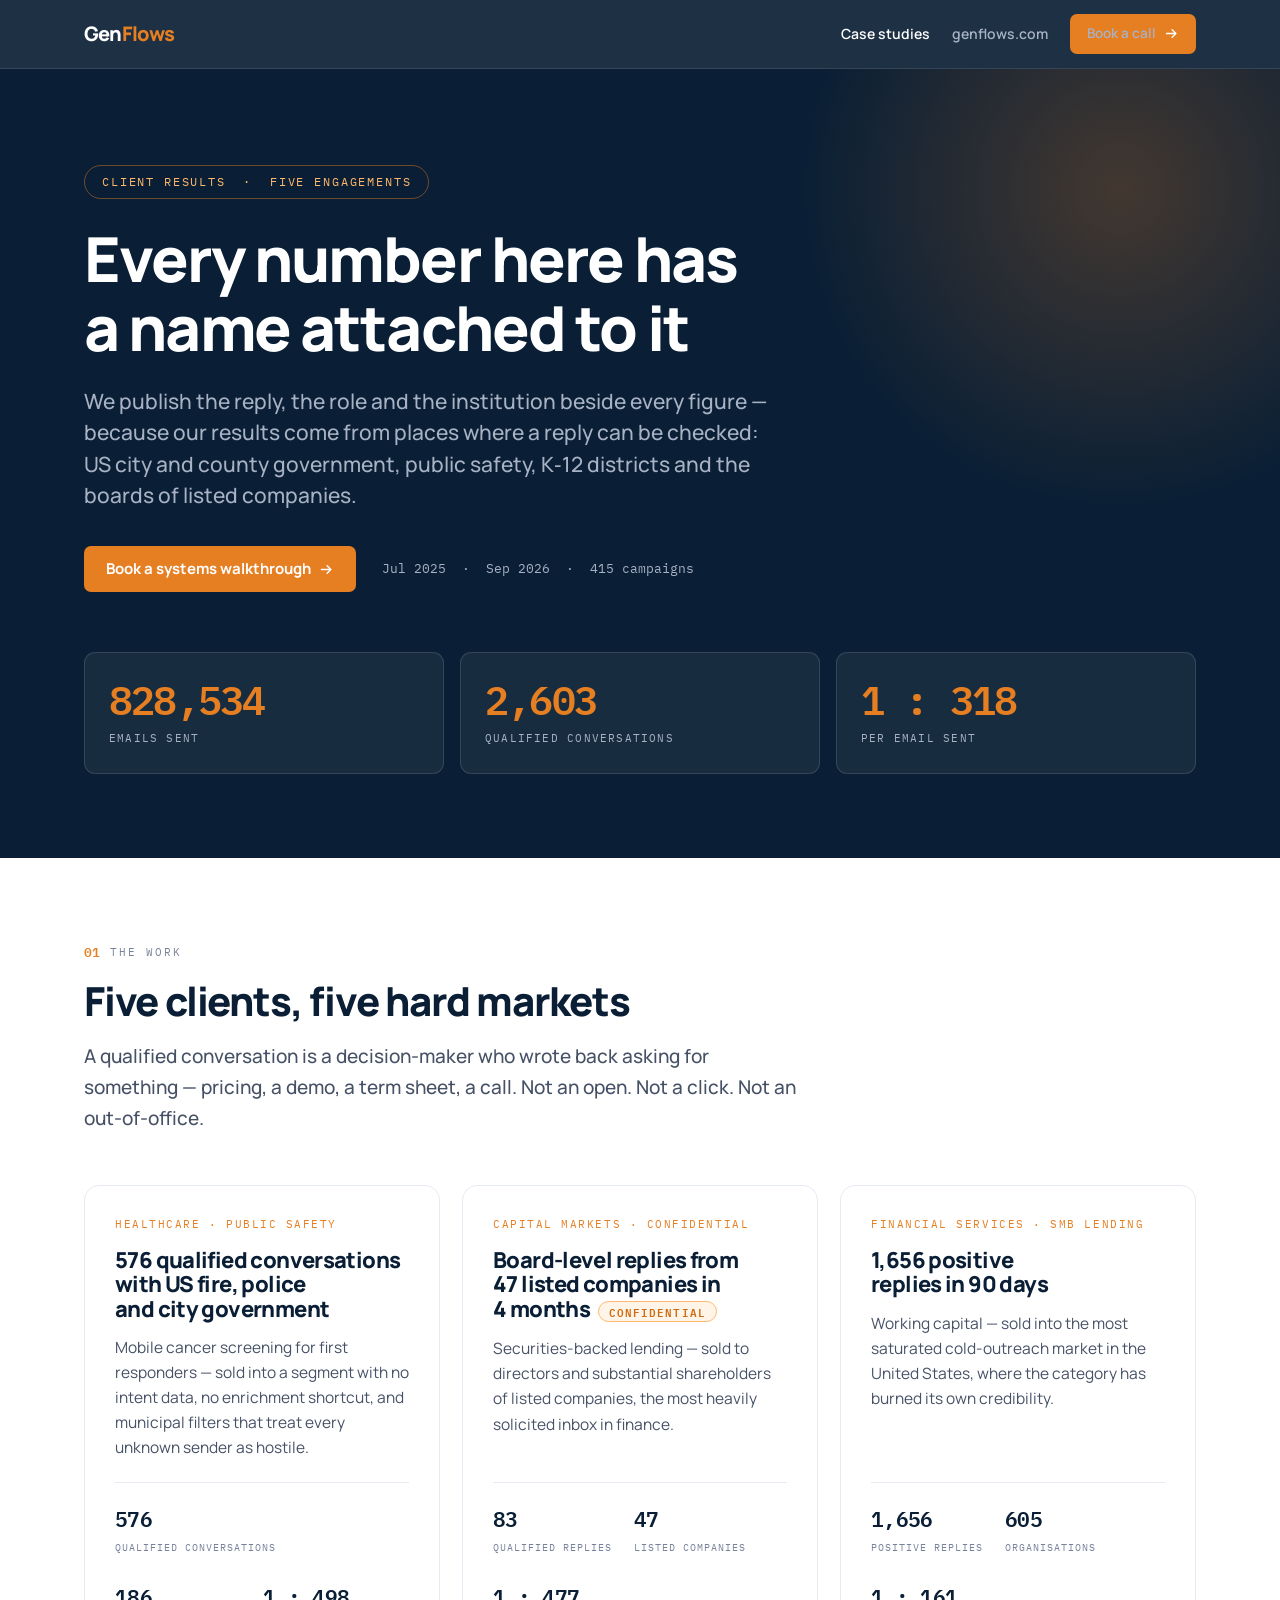
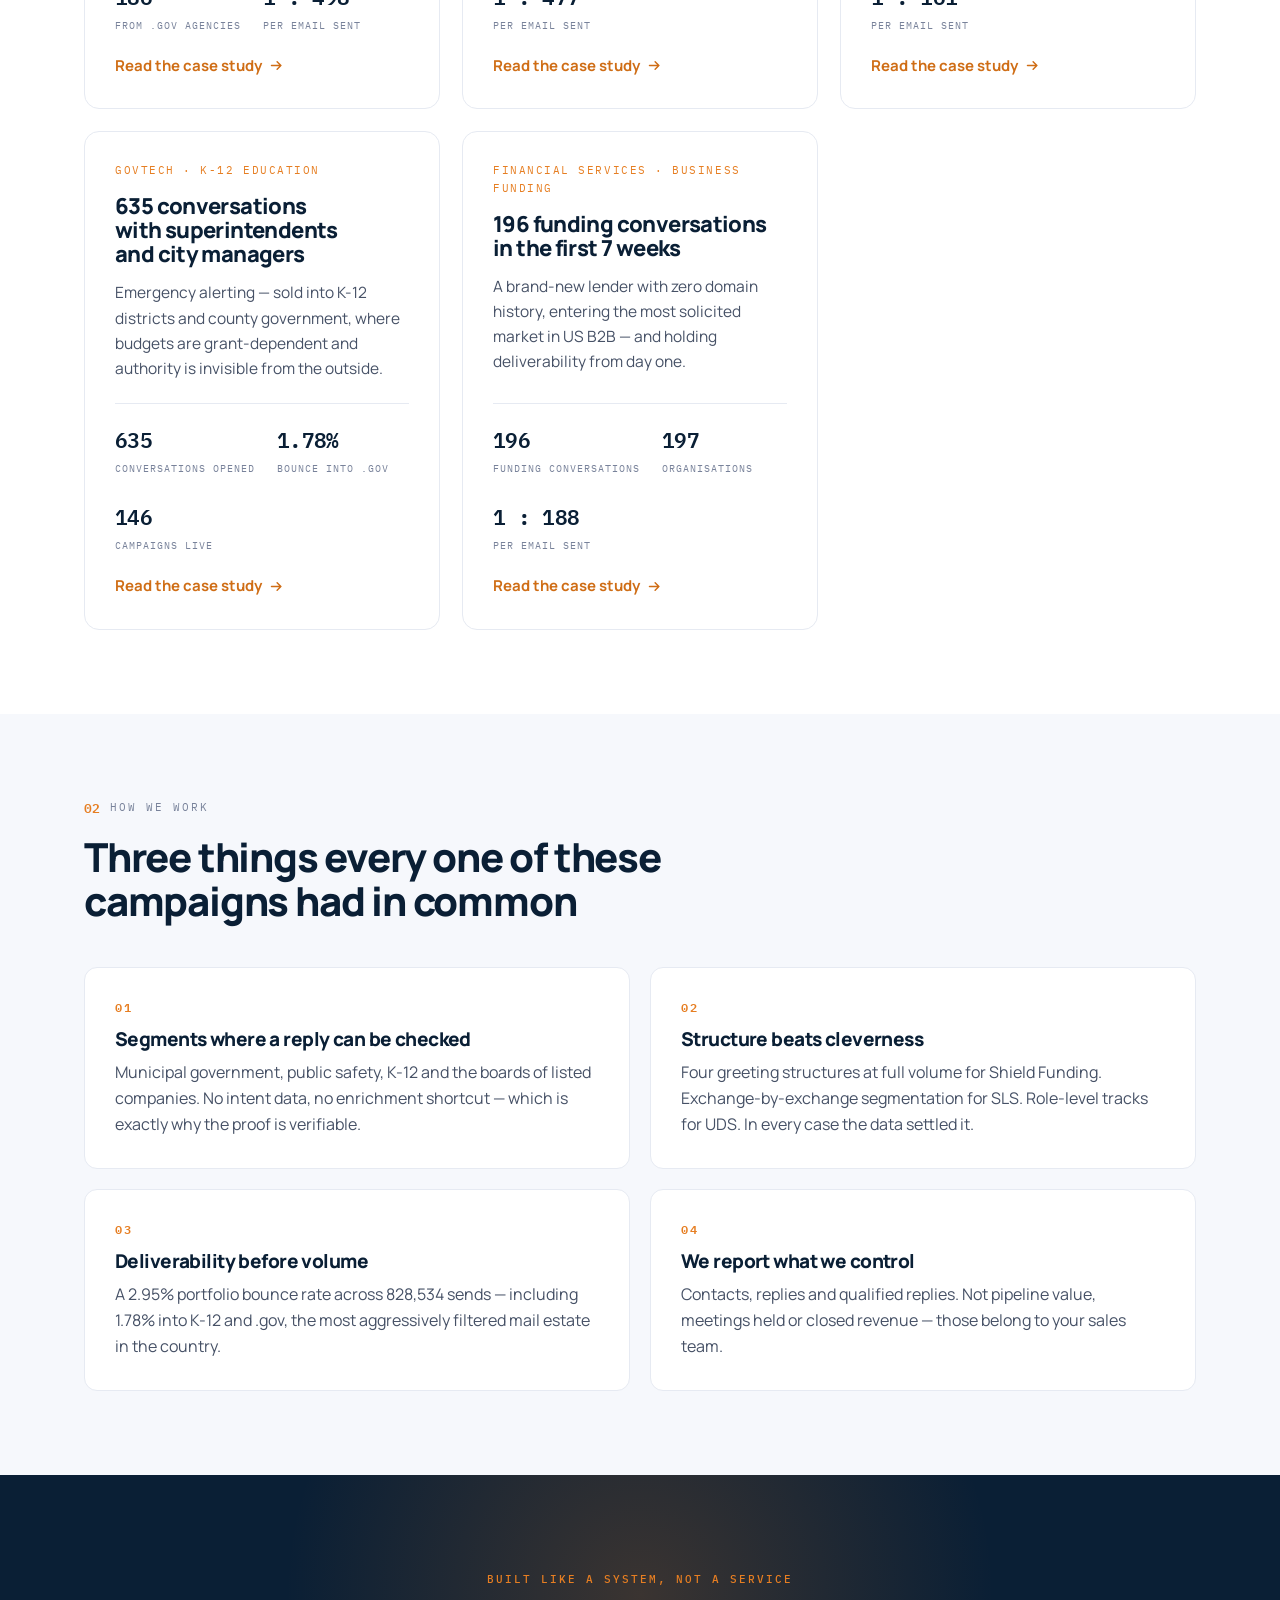
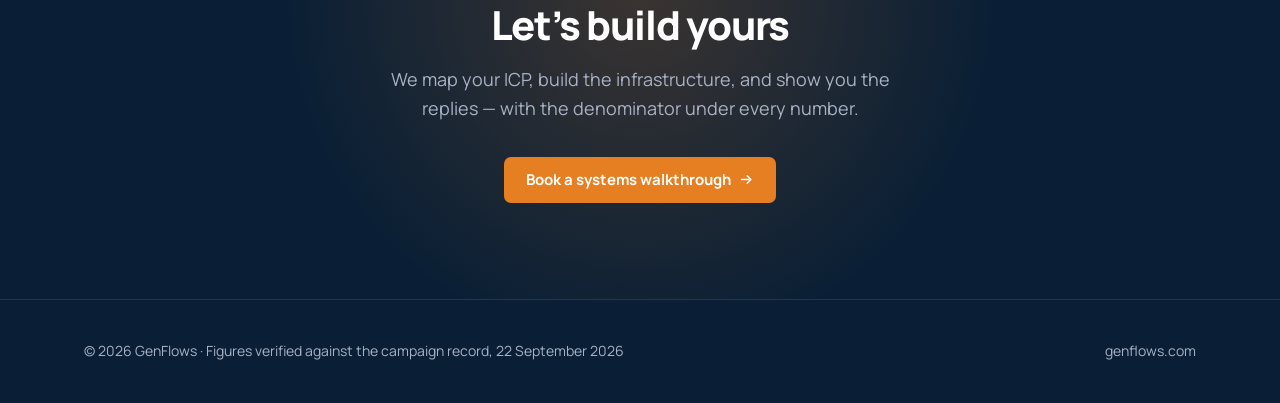
<file: index.html>
<!doctype html>
<html lang="en">
<head>
<meta charset="utf-8">
<meta name="viewport" content="width=device-width,initial-scale=1">
<title>GenFlows — Client Case Studies</title>
<meta name="description" content="828,534 emails. 382,252 decision-makers. 2,603 qualified conversations. Every figure read straight from the campaign record.">
<link rel="stylesheet" href="assets/style.css">
</head>
<body>
<header class="site">
  <div class="in">
    <a class="mark" href="index.html">Gen<i>Flows</i></a>
    <nav class="links">
      <a href="index.html" aria-current="page">Case studies</a>
      <a class="hide-sm" href="https://genflows.com" target="_blank" rel="noopener">genflows.com</a>
      <a class="btn sm" href="https://calendly.com/genflows/discovery-call-genflows-agency" target="_blank" rel="noopener">Book a call<svg viewBox="0 0 24 24" width="15" height="15" aria-hidden="true"><path d="M4 12h15M13 6l6 6-6 6" fill="none" stroke="#fff" stroke-width="2.4" stroke-linecap="round" stroke-linejoin="round"/></svg></a>
    </nav>
  </div>
</header>

<div class="hero">
  <div class="wrap">
    <span class="chip">Client Results &nbsp;·&nbsp; Five engagements</span>
    <h1>Every number here has a name attached to it</h1>
    <p class="sub">We publish the reply, the role and the institution beside every figure &mdash; because our results come from places where a reply can be checked: US city and county government, public safety, K&#8209;12 districts and the boards of listed companies.</p>
    <div class="cta-row"><a class="btn" href="https://calendly.com/genflows/discovery-call-genflows-agency" target="_blank" rel="noopener">Book a systems walkthrough<svg viewBox="0 0 24 24" width="15" height="15" aria-hidden="true"><path d="M4 12h15M13 6l6 6-6 6" fill="none" stroke="#fff" stroke-width="2.4" stroke-linecap="round" stroke-linejoin="round"/></svg></a><span class="note">Jul 2025 &nbsp;·&nbsp; Sep 2026 &nbsp;·&nbsp; 415 campaigns</span></div>
    <div class="stats">
      <div class="s"><div class="n">828,534</div><span class="l">Emails sent</span></div>
      <div class="s"><div class="n">2,603</div><span class="l">Qualified conversations</span></div>
      <div class="s"><div class="n">1 : 318</div><span class="l">Per email sent</span></div>
    </div>
  </div>
</div>

<section>
  <div class="wrap">
    <div class="eyebrow"><span class="n">01</span><span class="t">The work</span></div>
    <h2>Five clients, five hard markets</h2>
    <p class="lead">A qualified conversation is a decision-maker who wrote back asking for something &mdash; pricing, a demo, a term sheet, a call. Not an open. Not a click. Not an out-of-office.</p>
    <div class="cards">
      <a class="card" href="uds.html">
        <span class="sect">Healthcare · Public Safety</span>
        <h3>576 qualified conversations with US fire, police and city government</h3>
        <p>Mobile cancer screening for first responders — sold into a segment with no intent data, no enrichment shortcut, and municipal filters that treat every unknown sender as hostile.</p>
        <div class="nums">
          <div><span class="n">576</span><span class="l">Qualified conversations</span></div>
          <div><span class="n">186</span><span class="l">From .gov agencies</span></div>
          <div><span class="n">1 : 498</span><span class="l">Per email sent</span></div>
        </div>
        <span class="go">Read the case study <svg viewBox="0 0 24 24" width="15" height="15" aria-hidden="true"><path d="M4 12h15M13 6l6 6-6 6" fill="none" stroke="currentColor" stroke-width="2.4" stroke-linecap="round" stroke-linejoin="round"/></svg></span>
      </a>
      <a class="card" href="sls.html">
        <span class="sect">Capital Markets · Confidential</span>
        <h3>Board-level replies from 47 listed companies in 4 months<span class="pill">Confidential</span></h3>
        <p>Securities-backed lending — sold to directors and substantial shareholders of listed companies, the most heavily solicited inbox in finance.</p>
        <div class="nums">
          <div><span class="n">83</span><span class="l">Qualified replies</span></div>
          <div><span class="n">47</span><span class="l">Listed companies</span></div>
          <div><span class="n">1 : 477</span><span class="l">Per email sent</span></div>
        </div>
        <span class="go">Read the case study <svg viewBox="0 0 24 24" width="15" height="15" aria-hidden="true"><path d="M4 12h15M13 6l6 6-6 6" fill="none" stroke="currentColor" stroke-width="2.4" stroke-linecap="round" stroke-linejoin="round"/></svg></span>
      </a>
      <a class="card" href="shield.html">
        <span class="sect">Financial Services · SMB Lending</span>
        <h3>1,656 positive replies in 90 days</h3>
        <p>Working capital — sold into the most saturated cold-outreach market in the United States, where the category has burned its own credibility.</p>
        <div class="nums">
          <div><span class="n">1,656</span><span class="l">Positive replies</span></div>
          <div><span class="n">605</span><span class="l">Organisations</span></div>
          <div><span class="n">1 : 161</span><span class="l">Per email sent</span></div>
        </div>
        <span class="go">Read the case study <svg viewBox="0 0 24 24" width="15" height="15" aria-hidden="true"><path d="M4 12h15M13 6l6 6-6 6" fill="none" stroke="currentColor" stroke-width="2.4" stroke-linecap="round" stroke-linejoin="round"/></svg></span>
      </a>
      <a class="card" href="emergent3.html">
        <span class="sect">GovTech · K-12 Education</span>
        <h3>635 conversations with superintendents and city managers</h3>
        <p>Emergency alerting — sold into K-12 districts and county government, where budgets are grant-dependent and authority is invisible from the outside.</p>
        <div class="nums">
          <div><span class="n">635</span><span class="l">Conversations opened</span></div>
          <div><span class="n">1.78%</span><span class="l">Bounce into .gov</span></div>
          <div><span class="n">146</span><span class="l">Campaigns live</span></div>
        </div>
        <span class="go">Read the case study <svg viewBox="0 0 24 24" width="15" height="15" aria-hidden="true"><path d="M4 12h15M13 6l6 6-6 6" fill="none" stroke="currentColor" stroke-width="2.4" stroke-linecap="round" stroke-linejoin="round"/></svg></span>
      </a>
      <a class="card" href="captain-capital.html">
        <span class="sect">Financial Services · Business Funding</span>
        <h3>196 funding conversations in the first 7 weeks</h3>
        <p>A brand-new lender with zero domain history, entering the most solicited market in US B2B — and holding deliverability from day one.</p>
        <div class="nums">
          <div><span class="n">196</span><span class="l">Funding conversations</span></div>
          <div><span class="n">197</span><span class="l">Organisations</span></div>
          <div><span class="n">1 : 188</span><span class="l">Per email sent</span></div>
        </div>
        <span class="go">Read the case study <svg viewBox="0 0 24 24" width="15" height="15" aria-hidden="true"><path d="M4 12h15M13 6l6 6-6 6" fill="none" stroke="currentColor" stroke-width="2.4" stroke-linecap="round" stroke-linejoin="round"/></svg></span>
      </a>
    </div>
  </div>
</section>

<section class="paper">
  <div class="wrap">
    <div class="eyebrow"><span class="n">02</span><span class="t">How we work</span></div>
    <h2>Three things every one of these campaigns had in common</h2>
    <div class="steps">
      <div class="step"><div class="k">01</div><h4>Segments where a reply can be checked</h4><p>Municipal government, public safety, K-12 and the boards of listed companies. No intent data, no enrichment shortcut &mdash; which is exactly why the proof is verifiable.</p></div>
      <div class="step"><div class="k">02</div><h4>Structure beats cleverness</h4><p>Four greeting structures at full volume for Shield Funding. Exchange-by-exchange segmentation for SLS. Role-level tracks for UDS. In every case the data settled it.</p></div>
      <div class="step"><div class="k">03</div><h4>Deliverability before volume</h4><p>A 2.95% portfolio bounce rate across 828,534 sends &mdash; including 1.78% into K-12 and .gov, the most aggressively filtered mail estate in the country.</p></div>
      <div class="step"><div class="k">04</div><h4>We report what we control</h4><p>Contacts, replies and qualified replies. Not pipeline value, meetings held or closed revenue &mdash; those belong to your sales team.</p></div>
    </div>
  </div>
</section>

<section class="cta">
  <div class="wrap">
    <div class="lab">Built like a system, not a service</div>
    <h2>Let&rsquo;s build yours</h2>
    <p>We map your ICP, build the infrastructure, and show you the replies &mdash; with the denominator under every number.</p>
    <a class="btn" href="https://calendly.com/genflows/discovery-call-genflows-agency" target="_blank" rel="noopener">Book a systems walkthrough<svg viewBox="0 0 24 24" width="15" height="15" aria-hidden="true"><path d="M4 12h15M13 6l6 6-6 6" fill="none" stroke="#fff" stroke-width="2.4" stroke-linecap="round" stroke-linejoin="round"/></svg></a>
  </div>
</section>
<footer class="site">
  <div class="in">
    <span>&copy; 2026 GenFlows &middot; Figures verified against the campaign record, 22 September 2026</span>
    <span><a href="https://genflows.com" target="_blank" rel="noopener">genflows.com</a></span>
  </div>
</footer>
</body>
</html>
</file>
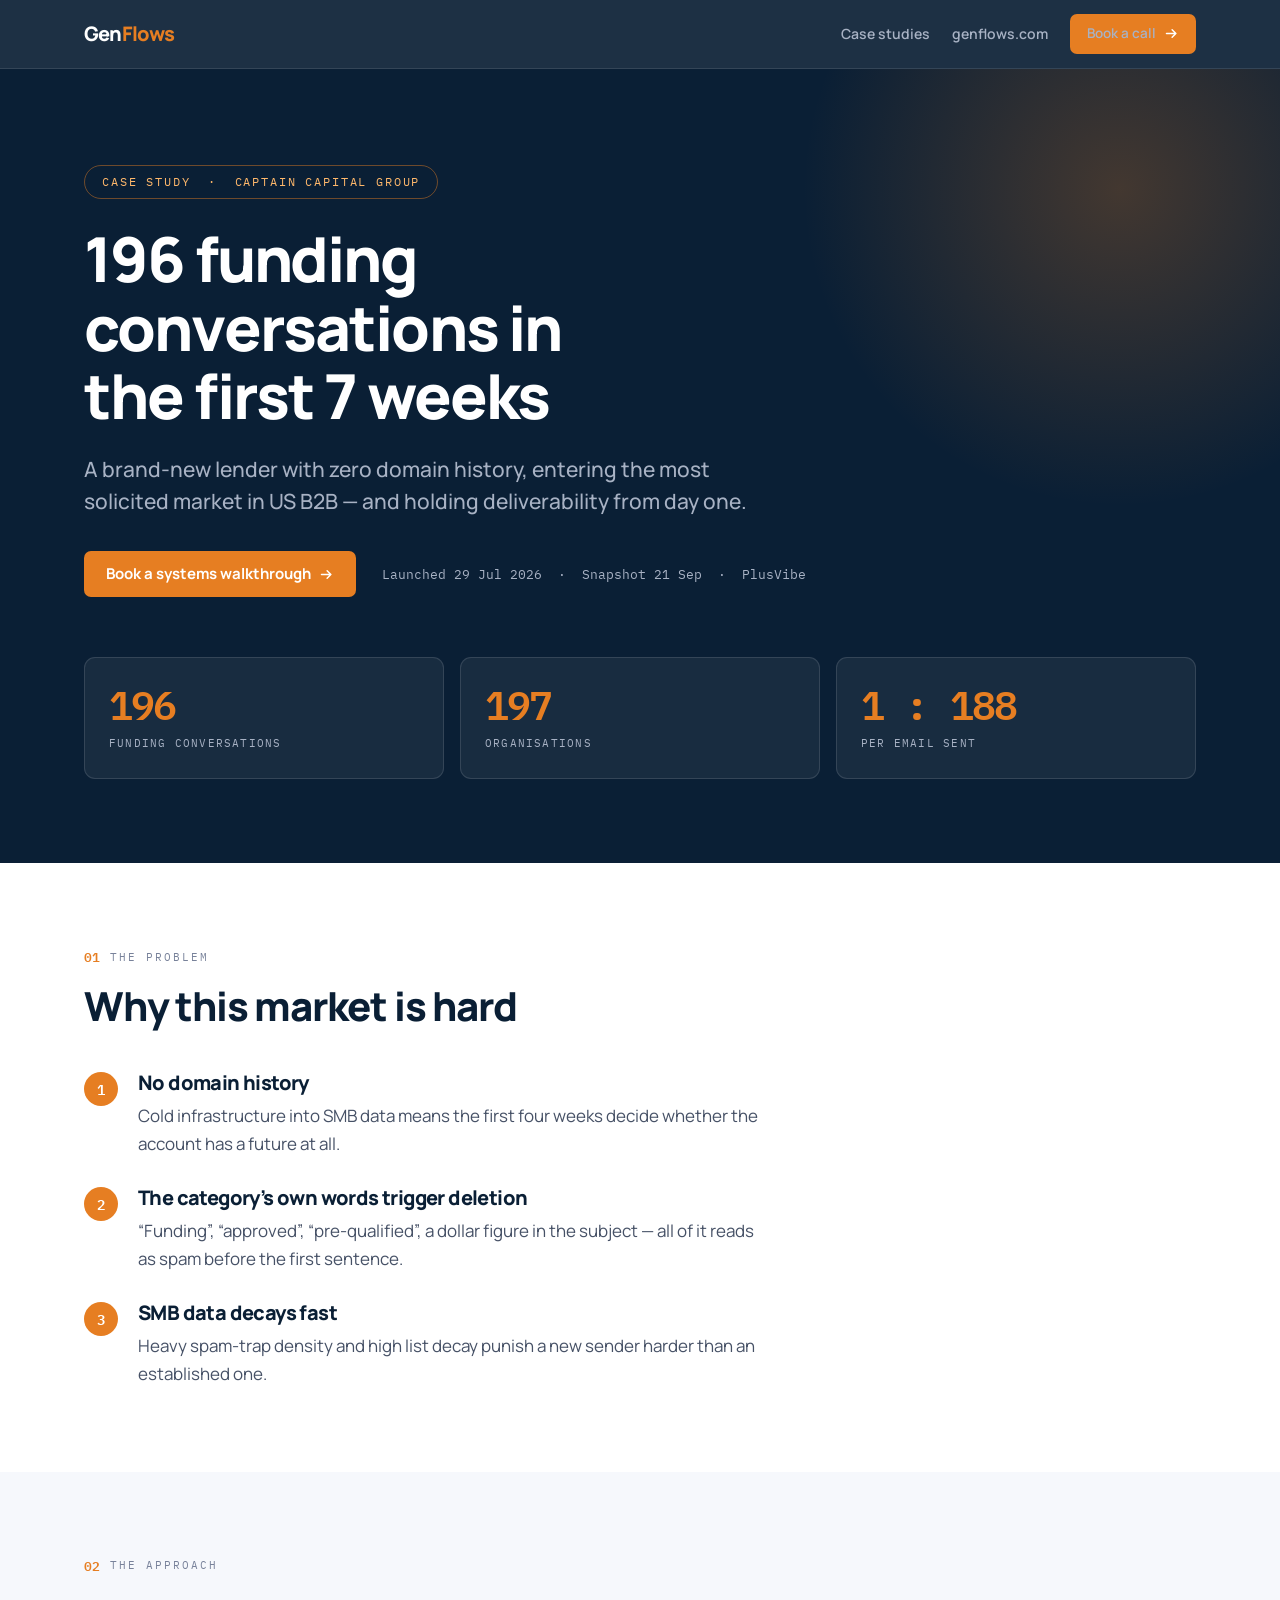
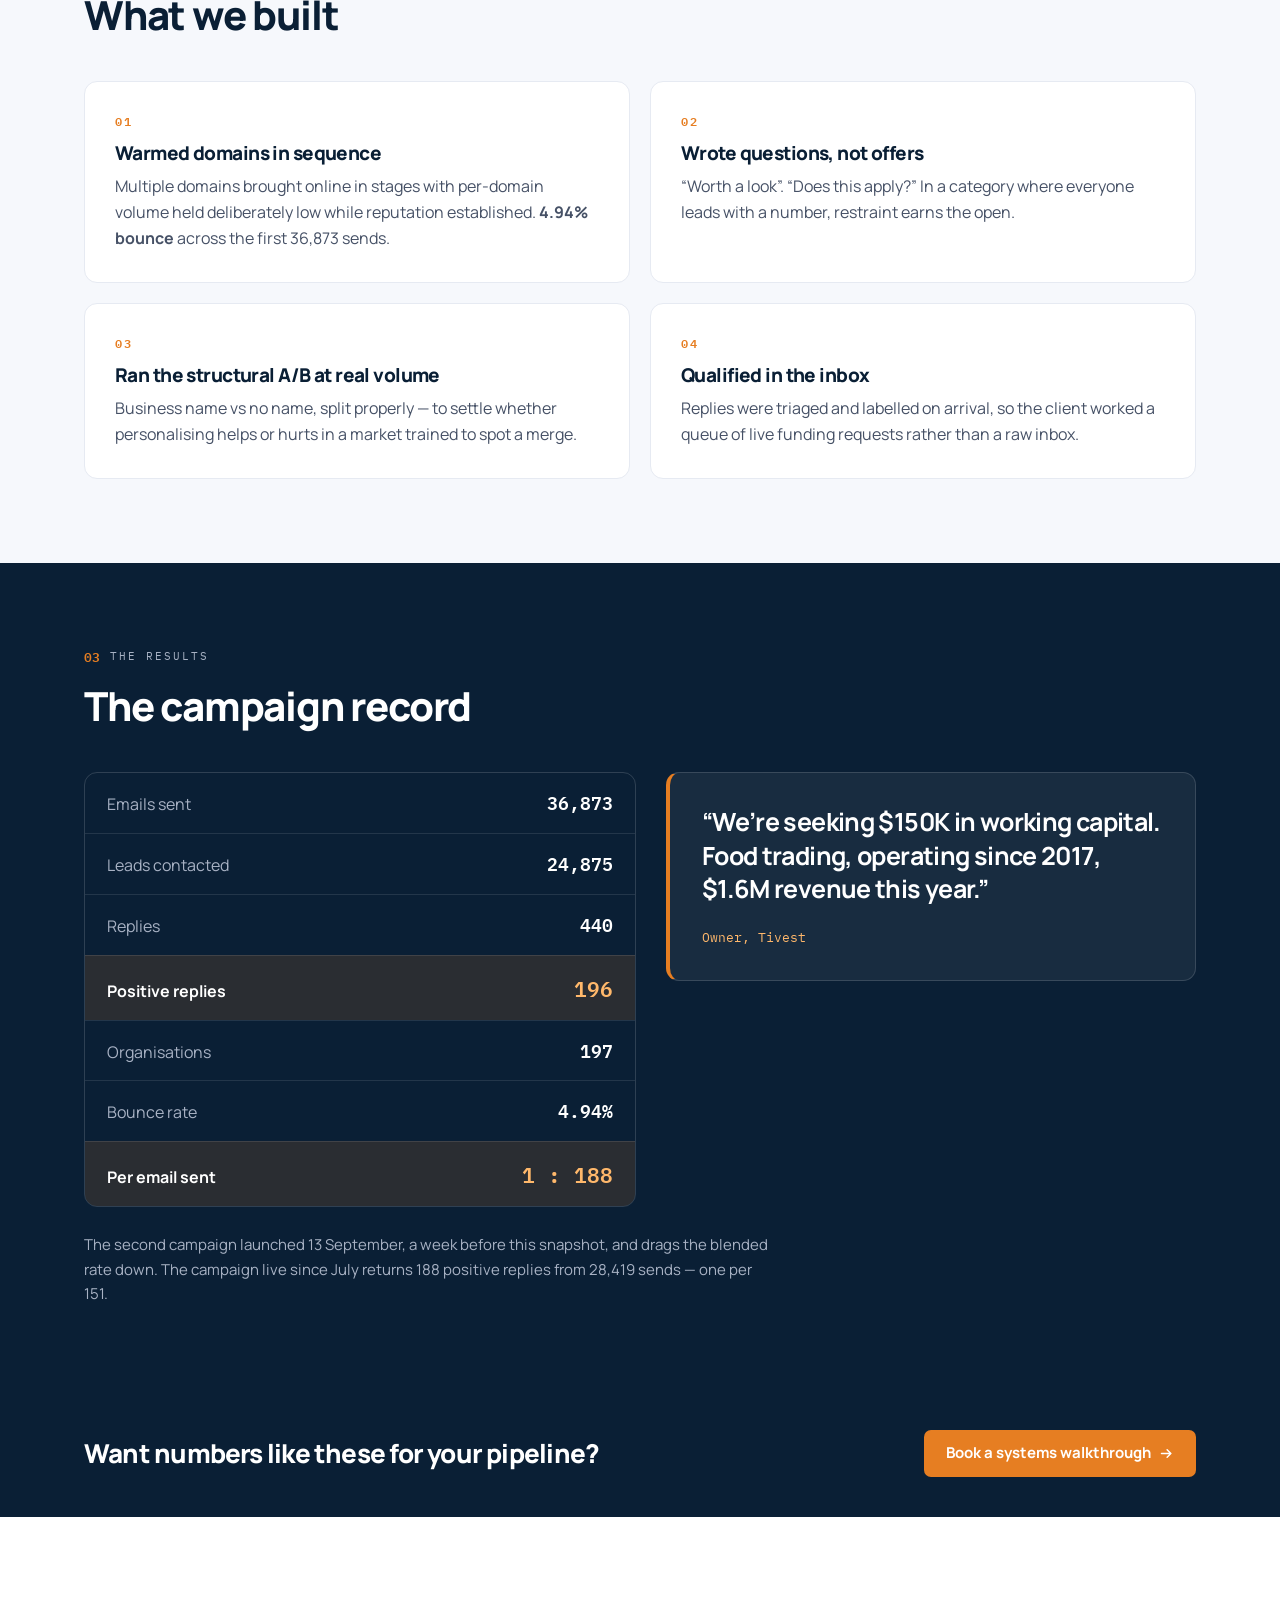
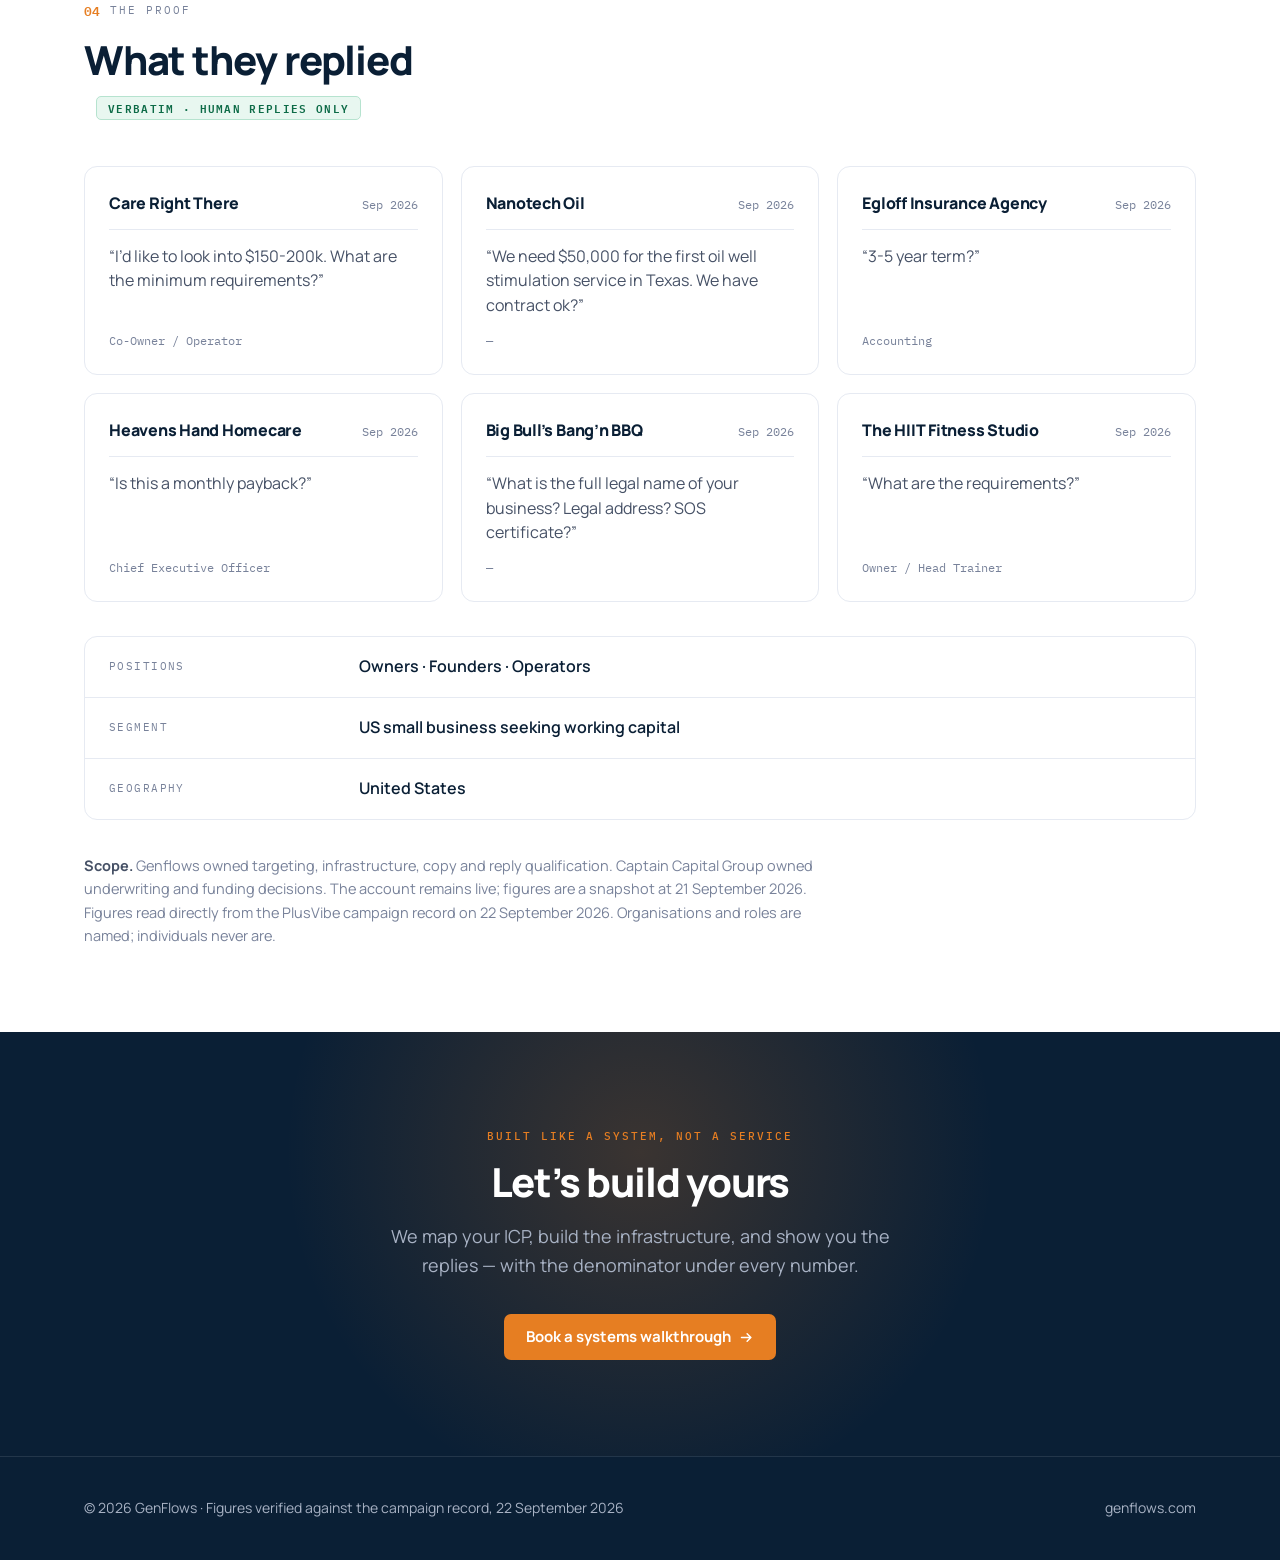
<file: captain-capital.html>
<!doctype html>
<html lang="en">
<head>
<meta charset="utf-8">
<meta name="viewport" content="width=device-width,initial-scale=1">
<title>Captain Capital Group — GenFlows Case Study</title>
<meta name="description" content="A brand-new lender with zero domain history, entering the most solicited market in US B2B — and holding deliverability from day one.">
<link rel="stylesheet" href="assets/style.css">
</head>
<body>
<header class="site">
  <div class="in">
    <a class="mark" href="index.html">Gen<i>Flows</i></a>
    <nav class="links">
      <a href="index.html">Case studies</a>
      <a class="hide-sm" href="https://genflows.com" target="_blank" rel="noopener">genflows.com</a>
      <a class="btn sm" href="https://calendly.com/genflows/discovery-call-genflows-agency" target="_blank" rel="noopener">Book a call<svg viewBox="0 0 24 24" width="15" height="15" aria-hidden="true"><path d="M4 12h15M13 6l6 6-6 6" fill="none" stroke="#fff" stroke-width="2.4" stroke-linecap="round" stroke-linejoin="round"/></svg></a>
    </nav>
  </div>
</header>

<div class="hero">
  <div class="wrap">
    <span class="chip">Case Study &nbsp;·&nbsp; Captain Capital Group</span>
    <h1>196 funding conversations in the first 7 weeks</h1>
    <p class="sub">A brand-new lender with zero domain history, entering the most solicited market in US B2B — and holding deliverability from day one.</p>
    <div class="cta-row"><a class="btn" href="https://calendly.com/genflows/discovery-call-genflows-agency" target="_blank" rel="noopener">Book a systems walkthrough<svg viewBox="0 0 24 24" width="15" height="15" aria-hidden="true"><path d="M4 12h15M13 6l6 6-6 6" fill="none" stroke="#fff" stroke-width="2.4" stroke-linecap="round" stroke-linejoin="round"/></svg></a><span class="note">Launched 29 Jul 2026 &nbsp;·&nbsp; Snapshot 21 Sep &nbsp;·&nbsp; PlusVibe</span></div>
    <div class="stats">
      <div class="s"><div class="n">196</div><span class="l">Funding conversations</span></div>
      <div class="s"><div class="n">197</div><span class="l">Organisations</span></div>
      <div class="s"><div class="n">1 : 188</div><span class="l">Per email sent</span></div>
    </div>
  </div>
</div>

<section>
  <div class="wrap">
    
    <div class="eyebrow"><span class="n">01</span><span class="t">The problem</span></div>
    <h2>Why this market is hard</h2>
    <div class="probs">
      <div class="prob"><div class="dot">1</div><div><h4>No domain history</h4><p>Cold infrastructure into SMB data means the first four weeks decide whether the account has a future at all.</p></div></div>
      <div class="prob"><div class="dot">2</div><div><h4>The category&rsquo;s own words trigger deletion</h4><p>&ldquo;Funding&rdquo;, &ldquo;approved&rdquo;, &ldquo;pre-qualified&rdquo;, a dollar figure in the subject — all of it reads as spam before the first sentence.</p></div></div>
      <div class="prob"><div class="dot">3</div><div><h4>SMB data decays fast</h4><p>Heavy spam-trap density and high list decay punish a new sender harder than an established one.</p></div></div>
    </div>
  </div>
</section>

<section class="paper">
  <div class="wrap">
    <div class="eyebrow"><span class="n">02</span><span class="t">The approach</span></div>
    <h2>What we built</h2>
    <div class="steps">
      <div class="step"><div class="k">01</div><h4>Warmed domains in sequence</h4><p>Multiple domains brought online in stages with per-domain volume held deliberately low while reputation established. <strong>4.94% bounce</strong> across the first 36,873 sends.</p></div>
      <div class="step"><div class="k">02</div><h4>Wrote questions, not offers</h4><p>&ldquo;Worth a look&rdquo;. &ldquo;Does this apply?&rdquo; In a category where everyone leads with a number, restraint earns the open.</p></div>
      <div class="step"><div class="k">03</div><h4>Ran the structural A/B at real volume</h4><p>Business name vs no name, split properly — to settle whether personalising helps or hurts in a market trained to spot a merge.</p></div>
      <div class="step"><div class="k">04</div><h4>Qualified in the inbox</h4><p>Replies were triaged and labelled on arrival, so the client worked a queue of live funding requests rather than a raw inbox.</p></div>
    </div>
  </div>
</section>

<section class="dark">
  <div class="wrap">
    <div class="eyebrow"><span class="n">03</span><span class="t">The results</span></div>
    <h2>The campaign record</h2>
    <div class="res">
      <div class="fig">
        <div class="r"><span class="k">Emails sent</span><span class="v">36,873</span></div>
        <div class="r"><span class="k">Leads contacted</span><span class="v">24,875</span></div>
        <div class="r"><span class="k">Replies</span><span class="v">440</span></div>
        <div class="r hl"><span class="k">Positive replies</span><span class="v">196</span></div>
        <div class="r"><span class="k">Organisations</span><span class="v">197</span></div>
        <div class="r"><span class="k">Bounce rate</span><span class="v">4.94%</span></div>
        <div class="r hl"><span class="k">Per email sent</span><span class="v">1 : 188</span></div>
      </div>
      <div class="quote"><q>We&rsquo;re seeking $150K in working capital. Food trading, operating since 2017, $1.6M revenue this year.</q><div class="w">Owner, Tivest</div></div>
    </div>
    <p class="fnote">The second campaign launched 13 September, a week before this snapshot, and drags the blended rate down. The campaign live since July returns 188 positive replies from 28,419 sends — one per 151.</p>
  </div>
</section>

<div class="mini">
  <div class="in">
    <h3>Want numbers like these for your pipeline?</h3>
    <a class="btn" href="https://calendly.com/genflows/discovery-call-genflows-agency" target="_blank" rel="noopener">Book a systems walkthrough<svg viewBox="0 0 24 24" width="15" height="15" aria-hidden="true"><path d="M4 12h15M13 6l6 6-6 6" fill="none" stroke="#fff" stroke-width="2.4" stroke-linecap="round" stroke-linejoin="round"/></svg></a>
  </div>
</div>

<section>
  <div class="wrap">
    <div class="eyebrow"><span class="n">04</span><span class="t">The proof</span></div>
    <h2>What they replied<span class="vb">Verbatim &middot; human replies only</span></h2>
    <div class="reps">
      <div class="rep"><div class="t"><span class="o">Care Right There</span><span class="d">Sep 2026</span></div><q>I&rsquo;d like to look into $150-200k. What are the minimum requirements?</q><p class="r">Co-Owner / Operator</p></div>
      <div class="rep"><div class="t"><span class="o">Nanotech Oil</span><span class="d">Sep 2026</span></div><q>We need $50,000 for the first oil well stimulation service in Texas. We have contract ok?</q><p class="r">&mdash;</p></div>
      <div class="rep"><div class="t"><span class="o">Egloff Insurance Agency</span><span class="d">Sep 2026</span></div><q>3-5 year term?</q><p class="r">Accounting</p></div>
      <div class="rep"><div class="t"><span class="o">Heavens Hand Homecare</span><span class="d">Sep 2026</span></div><q>Is this a monthly payback?</q><p class="r">Chief Executive Officer</p></div>
      <div class="rep"><div class="t"><span class="o">Big Bull&rsquo;s Bang&rsquo;n BBQ</span><span class="d">Sep 2026</span></div><q>What is the full legal name of your business? Legal address? SOS certificate?</q><p class="r">&mdash;</p></div>
      <div class="rep"><div class="t"><span class="o">The HIIT Fitness Studio</span><span class="d">Sep 2026</span></div><q>What are the requirements?</q><p class="r">Owner / Head Trainer</p></div>
    </div>
    <div class="mkt">
      <div class="r"><span class="k">Positions</span><span class="v">Owners · Founders · Operators</span></div>
      <div class="r"><span class="k">Segment</span><span class="v">US small business seeking working capital</span></div>
      <div class="r"><span class="k">Geography</span><span class="v">United States</span></div>
    </div>
    <p class="scope"><b>Scope.</b> Genflows owned targeting, infrastructure, copy and reply qualification. Captain Capital Group owned underwriting and funding decisions. The account remains live; figures are a snapshot at 21 September 2026. Figures read directly from the PlusVibe campaign record on 22 September 2026. Organisations and roles are named; individuals never are.</p>
  </div>
</section>

<section class="cta">
  <div class="wrap">
    <div class="lab">Built like a system, not a service</div>
    <h2>Let&rsquo;s build yours</h2>
    <p>We map your ICP, build the infrastructure, and show you the replies &mdash; with the denominator under every number.</p>
    <a class="btn" href="https://calendly.com/genflows/discovery-call-genflows-agency" target="_blank" rel="noopener">Book a systems walkthrough<svg viewBox="0 0 24 24" width="15" height="15" aria-hidden="true"><path d="M4 12h15M13 6l6 6-6 6" fill="none" stroke="#fff" stroke-width="2.4" stroke-linecap="round" stroke-linejoin="round"/></svg></a>
  </div>
</section>
<footer class="site">
  <div class="in">
    <span>&copy; 2026 GenFlows &middot; Figures verified against the campaign record, 22 September 2026</span>
    <span><a href="https://genflows.com" target="_blank" rel="noopener">genflows.com</a></span>
  </div>
</footer>
</body>
</html>
</file>
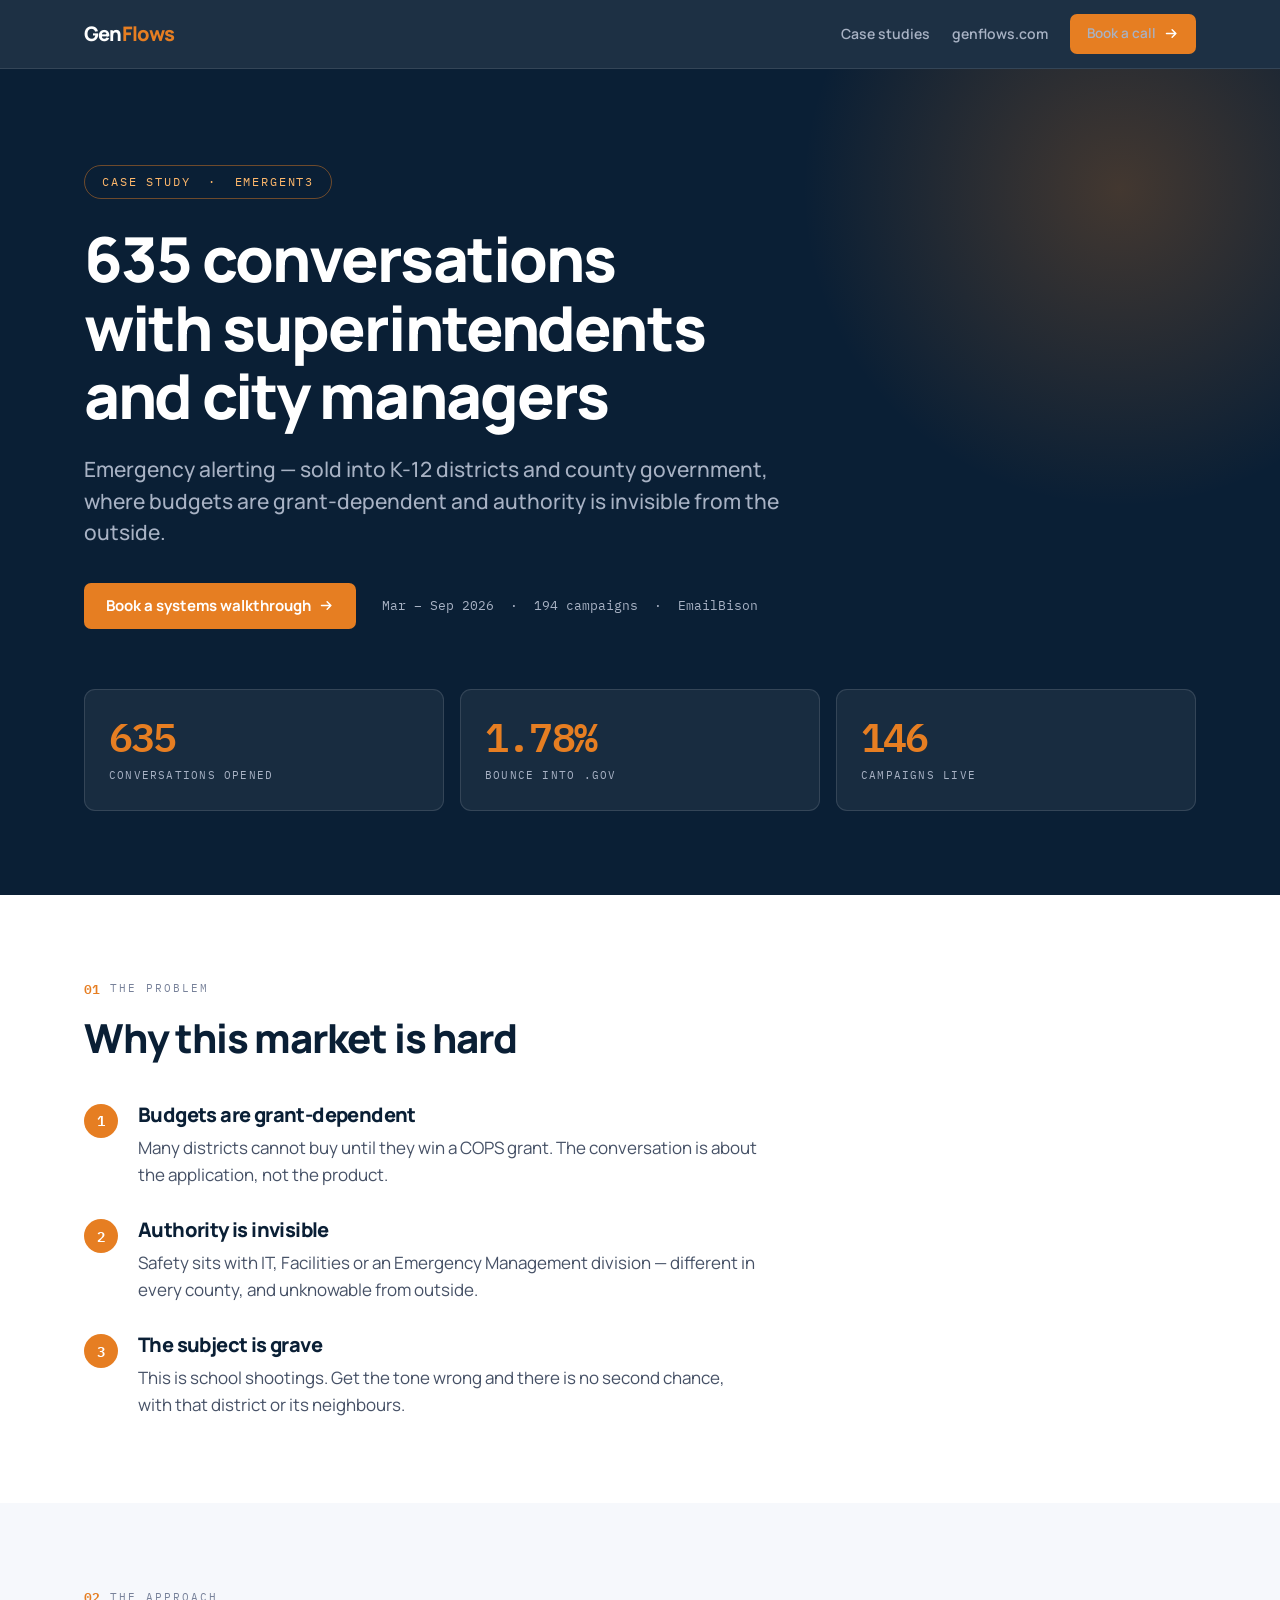
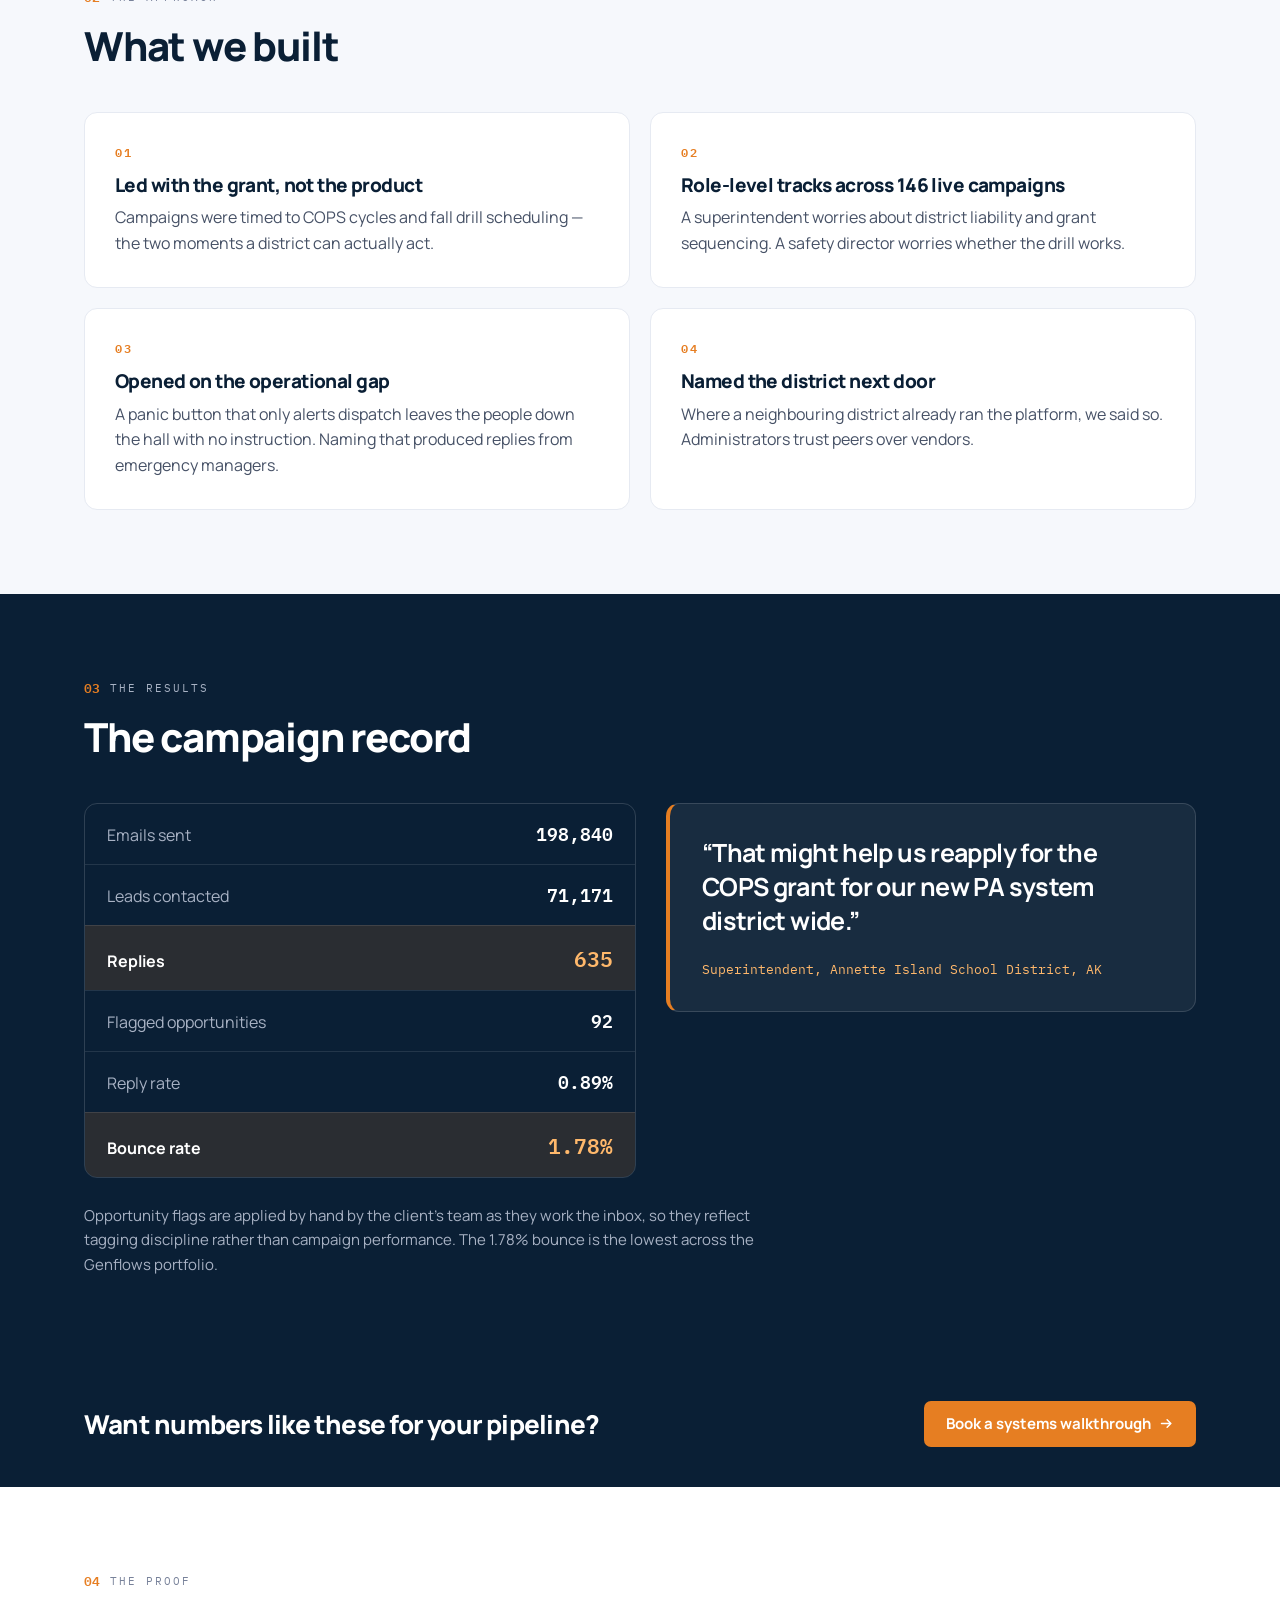
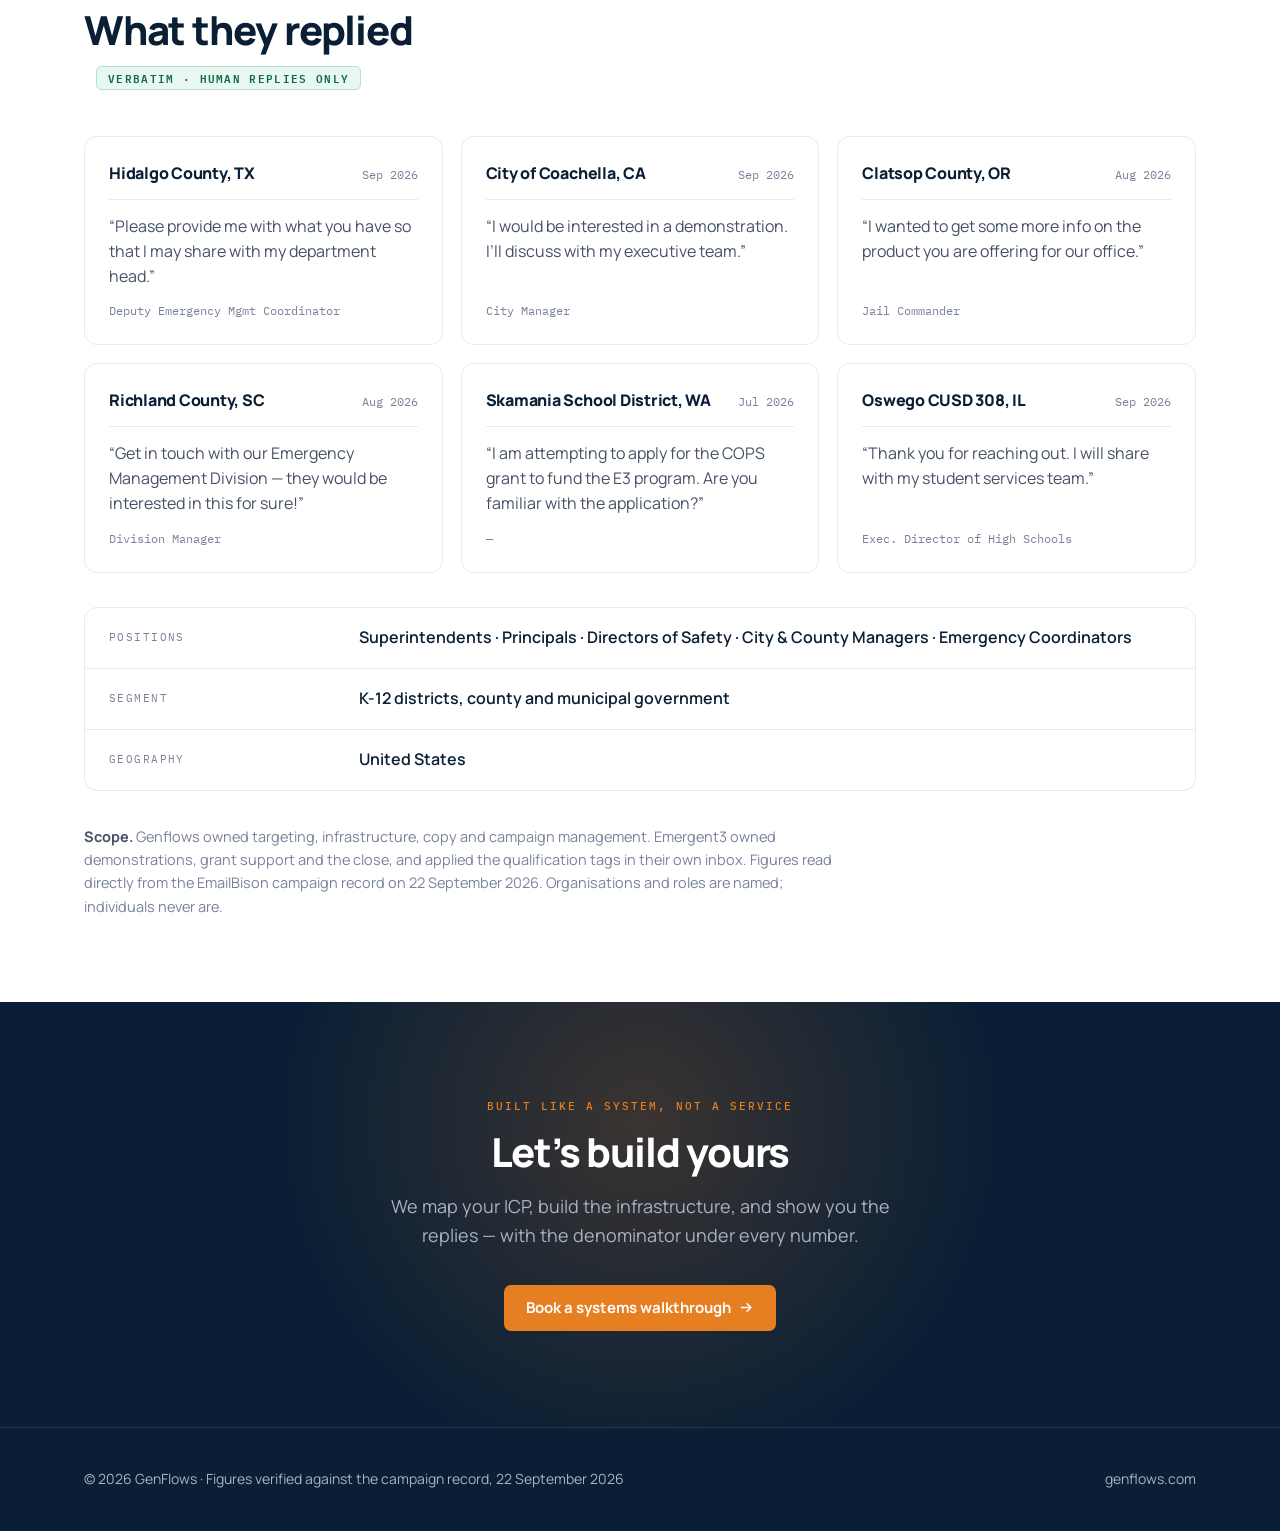
<file: emergent3.html>
<!doctype html>
<html lang="en">
<head>
<meta charset="utf-8">
<meta name="viewport" content="width=device-width,initial-scale=1">
<title>Emergent3 — GenFlows Case Study</title>
<meta name="description" content="Emergency alerting — sold into K-12 districts and county government, where budgets are grant-dependent and authority is invisible from the outside.">
<link rel="stylesheet" href="assets/style.css">
</head>
<body>
<header class="site">
  <div class="in">
    <a class="mark" href="index.html">Gen<i>Flows</i></a>
    <nav class="links">
      <a href="index.html">Case studies</a>
      <a class="hide-sm" href="https://genflows.com" target="_blank" rel="noopener">genflows.com</a>
      <a class="btn sm" href="https://calendly.com/genflows/discovery-call-genflows-agency" target="_blank" rel="noopener">Book a call<svg viewBox="0 0 24 24" width="15" height="15" aria-hidden="true"><path d="M4 12h15M13 6l6 6-6 6" fill="none" stroke="#fff" stroke-width="2.4" stroke-linecap="round" stroke-linejoin="round"/></svg></a>
    </nav>
  </div>
</header>

<div class="hero">
  <div class="wrap">
    <span class="chip">Case Study &nbsp;·&nbsp; Emergent3</span>
    <h1>635 conversations with superintendents and city managers</h1>
    <p class="sub">Emergency alerting — sold into K-12 districts and county government, where budgets are grant-dependent and authority is invisible from the outside.</p>
    <div class="cta-row"><a class="btn" href="https://calendly.com/genflows/discovery-call-genflows-agency" target="_blank" rel="noopener">Book a systems walkthrough<svg viewBox="0 0 24 24" width="15" height="15" aria-hidden="true"><path d="M4 12h15M13 6l6 6-6 6" fill="none" stroke="#fff" stroke-width="2.4" stroke-linecap="round" stroke-linejoin="round"/></svg></a><span class="note">Mar – Sep 2026 &nbsp;·&nbsp; 194 campaigns &nbsp;·&nbsp; EmailBison</span></div>
    <div class="stats">
      <div class="s"><div class="n">635</div><span class="l">Conversations opened</span></div>
      <div class="s"><div class="n">1.78%</div><span class="l">Bounce into .gov</span></div>
      <div class="s"><div class="n">146</div><span class="l">Campaigns live</span></div>
    </div>
  </div>
</div>

<section>
  <div class="wrap">
    
    <div class="eyebrow"><span class="n">01</span><span class="t">The problem</span></div>
    <h2>Why this market is hard</h2>
    <div class="probs">
      <div class="prob"><div class="dot">1</div><div><h4>Budgets are grant-dependent</h4><p>Many districts cannot buy until they win a COPS grant. The conversation is about the application, not the product.</p></div></div>
      <div class="prob"><div class="dot">2</div><div><h4>Authority is invisible</h4><p>Safety sits with IT, Facilities or an Emergency Management division — different in every county, and unknowable from outside.</p></div></div>
      <div class="prob"><div class="dot">3</div><div><h4>The subject is grave</h4><p>This is school shootings. Get the tone wrong and there is no second chance, with that district or its neighbours.</p></div></div>
    </div>
  </div>
</section>

<section class="paper">
  <div class="wrap">
    <div class="eyebrow"><span class="n">02</span><span class="t">The approach</span></div>
    <h2>What we built</h2>
    <div class="steps">
      <div class="step"><div class="k">01</div><h4>Led with the grant, not the product</h4><p>Campaigns were timed to COPS cycles and fall drill scheduling — the two moments a district can actually act.</p></div>
      <div class="step"><div class="k">02</div><h4>Role-level tracks across 146 live campaigns</h4><p>A superintendent worries about district liability and grant sequencing. A safety director worries whether the drill works.</p></div>
      <div class="step"><div class="k">03</div><h4>Opened on the operational gap</h4><p>A panic button that only alerts dispatch leaves the people down the hall with no instruction. Naming that produced replies from emergency managers.</p></div>
      <div class="step"><div class="k">04</div><h4>Named the district next door</h4><p>Where a neighbouring district already ran the platform, we said so. Administrators trust peers over vendors.</p></div>
    </div>
  </div>
</section>

<section class="dark">
  <div class="wrap">
    <div class="eyebrow"><span class="n">03</span><span class="t">The results</span></div>
    <h2>The campaign record</h2>
    <div class="res">
      <div class="fig">
        <div class="r"><span class="k">Emails sent</span><span class="v">198,840</span></div>
        <div class="r"><span class="k">Leads contacted</span><span class="v">71,171</span></div>
        <div class="r hl"><span class="k">Replies</span><span class="v">635</span></div>
        <div class="r"><span class="k">Flagged opportunities</span><span class="v">92</span></div>
        <div class="r"><span class="k">Reply rate</span><span class="v">0.89%</span></div>
        <div class="r hl"><span class="k">Bounce rate</span><span class="v">1.78%</span></div>
      </div>
      <div class="quote"><q>That might help us reapply for the COPS grant for our new PA system district wide.</q><div class="w">Superintendent, Annette Island School District, AK</div></div>
    </div>
    <p class="fnote">Opportunity flags are applied by hand by the client&rsquo;s team as they work the inbox, so they reflect tagging discipline rather than campaign performance. The 1.78% bounce is the lowest across the Genflows portfolio.</p>
  </div>
</section>

<div class="mini">
  <div class="in">
    <h3>Want numbers like these for your pipeline?</h3>
    <a class="btn" href="https://calendly.com/genflows/discovery-call-genflows-agency" target="_blank" rel="noopener">Book a systems walkthrough<svg viewBox="0 0 24 24" width="15" height="15" aria-hidden="true"><path d="M4 12h15M13 6l6 6-6 6" fill="none" stroke="#fff" stroke-width="2.4" stroke-linecap="round" stroke-linejoin="round"/></svg></a>
  </div>
</div>

<section>
  <div class="wrap">
    <div class="eyebrow"><span class="n">04</span><span class="t">The proof</span></div>
    <h2>What they replied<span class="vb">Verbatim &middot; human replies only</span></h2>
    <div class="reps">
      <div class="rep"><div class="t"><span class="o">Hidalgo County, TX</span><span class="d">Sep 2026</span></div><q>Please provide me with what you have so that I may share with my department head.</q><p class="r">Deputy Emergency Mgmt Coordinator</p></div>
      <div class="rep"><div class="t"><span class="o">City of Coachella, CA</span><span class="d">Sep 2026</span></div><q>I would be interested in a demonstration. I&rsquo;ll discuss with my executive team.</q><p class="r">City Manager</p></div>
      <div class="rep"><div class="t"><span class="o">Clatsop County, OR</span><span class="d">Aug 2026</span></div><q>I wanted to get some more info on the product you are offering for our office.</q><p class="r">Jail Commander</p></div>
      <div class="rep"><div class="t"><span class="o">Richland County, SC</span><span class="d">Aug 2026</span></div><q>Get in touch with our Emergency Management Division — they would be interested in this for sure!</q><p class="r">Division Manager</p></div>
      <div class="rep"><div class="t"><span class="o">Skamania School District, WA</span><span class="d">Jul 2026</span></div><q>I am attempting to apply for the COPS grant to fund the E3 program. Are you familiar with the application?</q><p class="r">&mdash;</p></div>
      <div class="rep"><div class="t"><span class="o">Oswego CUSD 308, IL</span><span class="d">Sep 2026</span></div><q>Thank you for reaching out. I will share with my student services team.</q><p class="r">Exec. Director of High Schools</p></div>
    </div>
    <div class="mkt">
      <div class="r"><span class="k">Positions</span><span class="v">Superintendents · Principals · Directors of Safety · City &amp; County Managers · Emergency Coordinators</span></div>
      <div class="r"><span class="k">Segment</span><span class="v">K-12 districts, county and municipal government</span></div>
      <div class="r"><span class="k">Geography</span><span class="v">United States</span></div>
    </div>
    <p class="scope"><b>Scope.</b> Genflows owned targeting, infrastructure, copy and campaign management. Emergent3 owned demonstrations, grant support and the close, and applied the qualification tags in their own inbox. Figures read directly from the EmailBison campaign record on 22 September 2026. Organisations and roles are named; individuals never are.</p>
  </div>
</section>

<section class="cta">
  <div class="wrap">
    <div class="lab">Built like a system, not a service</div>
    <h2>Let&rsquo;s build yours</h2>
    <p>We map your ICP, build the infrastructure, and show you the replies &mdash; with the denominator under every number.</p>
    <a class="btn" href="https://calendly.com/genflows/discovery-call-genflows-agency" target="_blank" rel="noopener">Book a systems walkthrough<svg viewBox="0 0 24 24" width="15" height="15" aria-hidden="true"><path d="M4 12h15M13 6l6 6-6 6" fill="none" stroke="#fff" stroke-width="2.4" stroke-linecap="round" stroke-linejoin="round"/></svg></a>
  </div>
</section>
<footer class="site">
  <div class="in">
    <span>&copy; 2026 GenFlows &middot; Figures verified against the campaign record, 22 September 2026</span>
    <span><a href="https://genflows.com" target="_blank" rel="noopener">genflows.com</a></span>
  </div>
</footer>
</body>
</html>
</file>
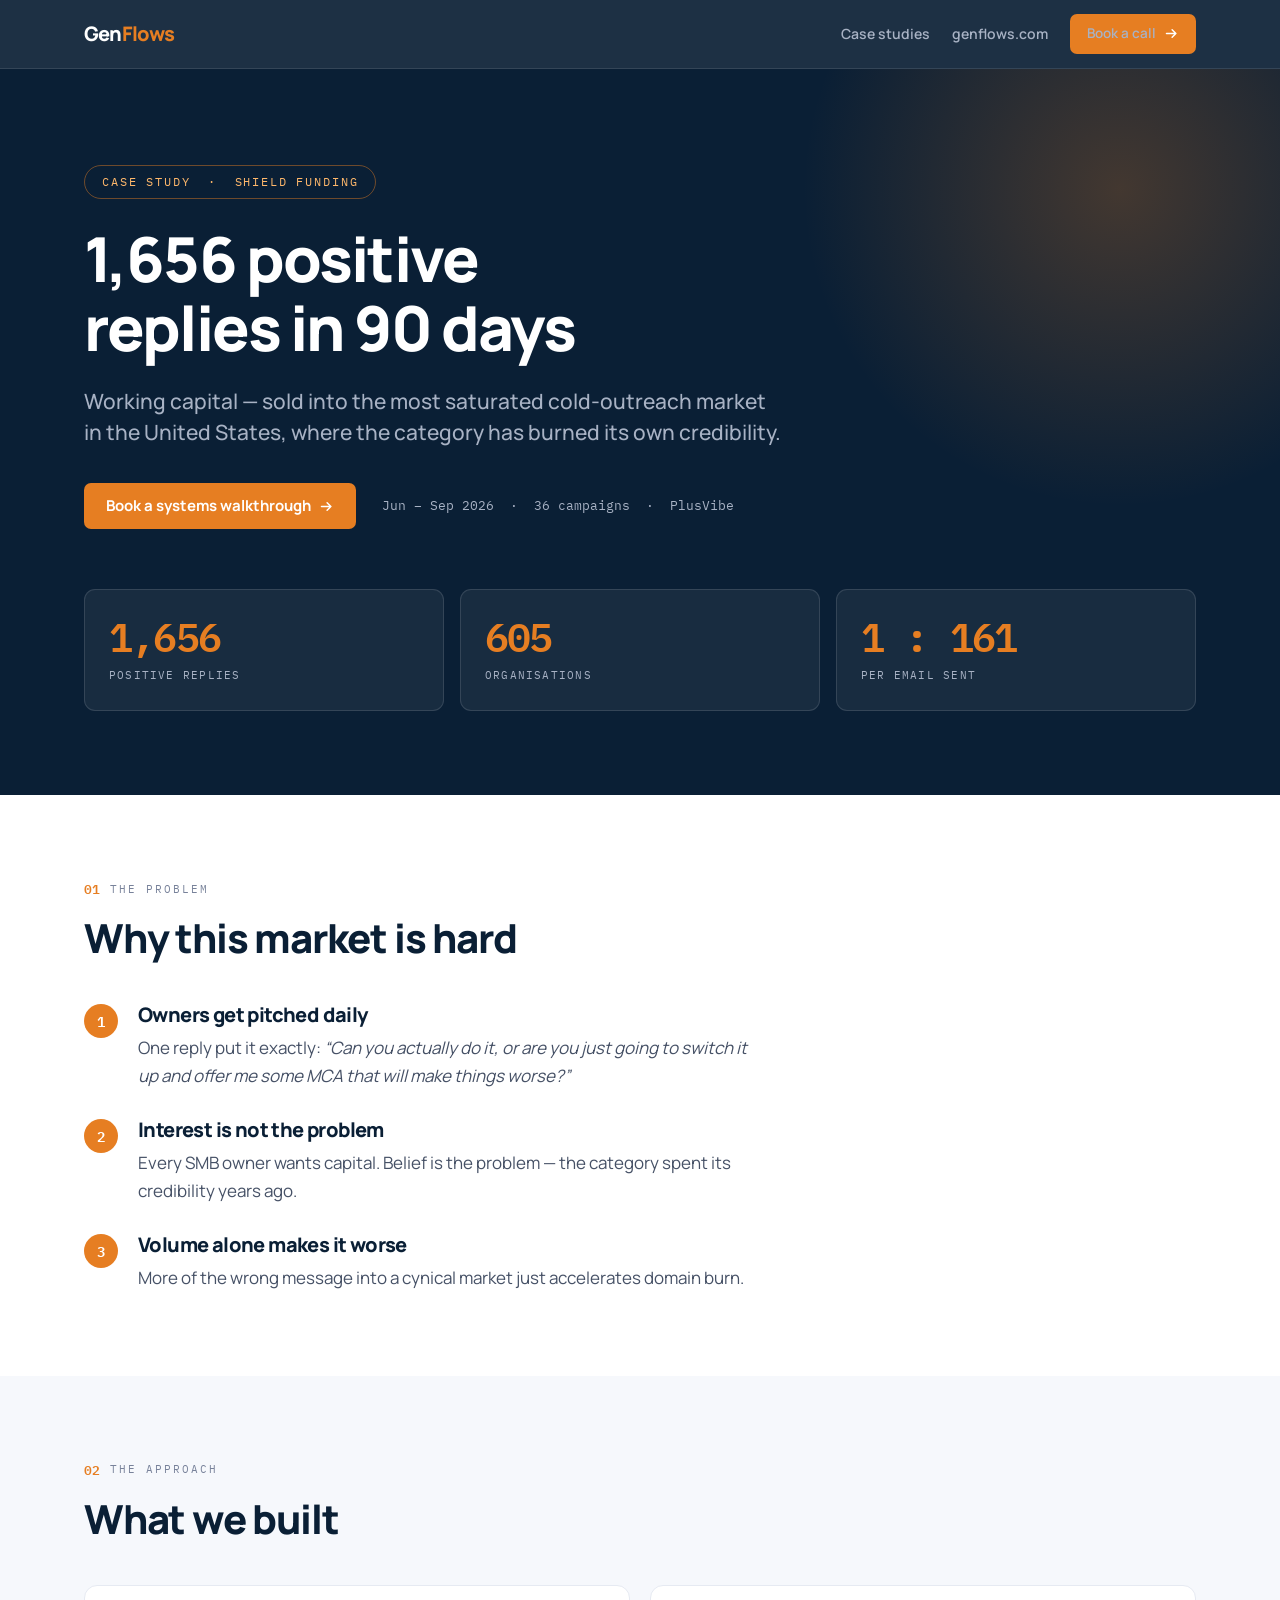
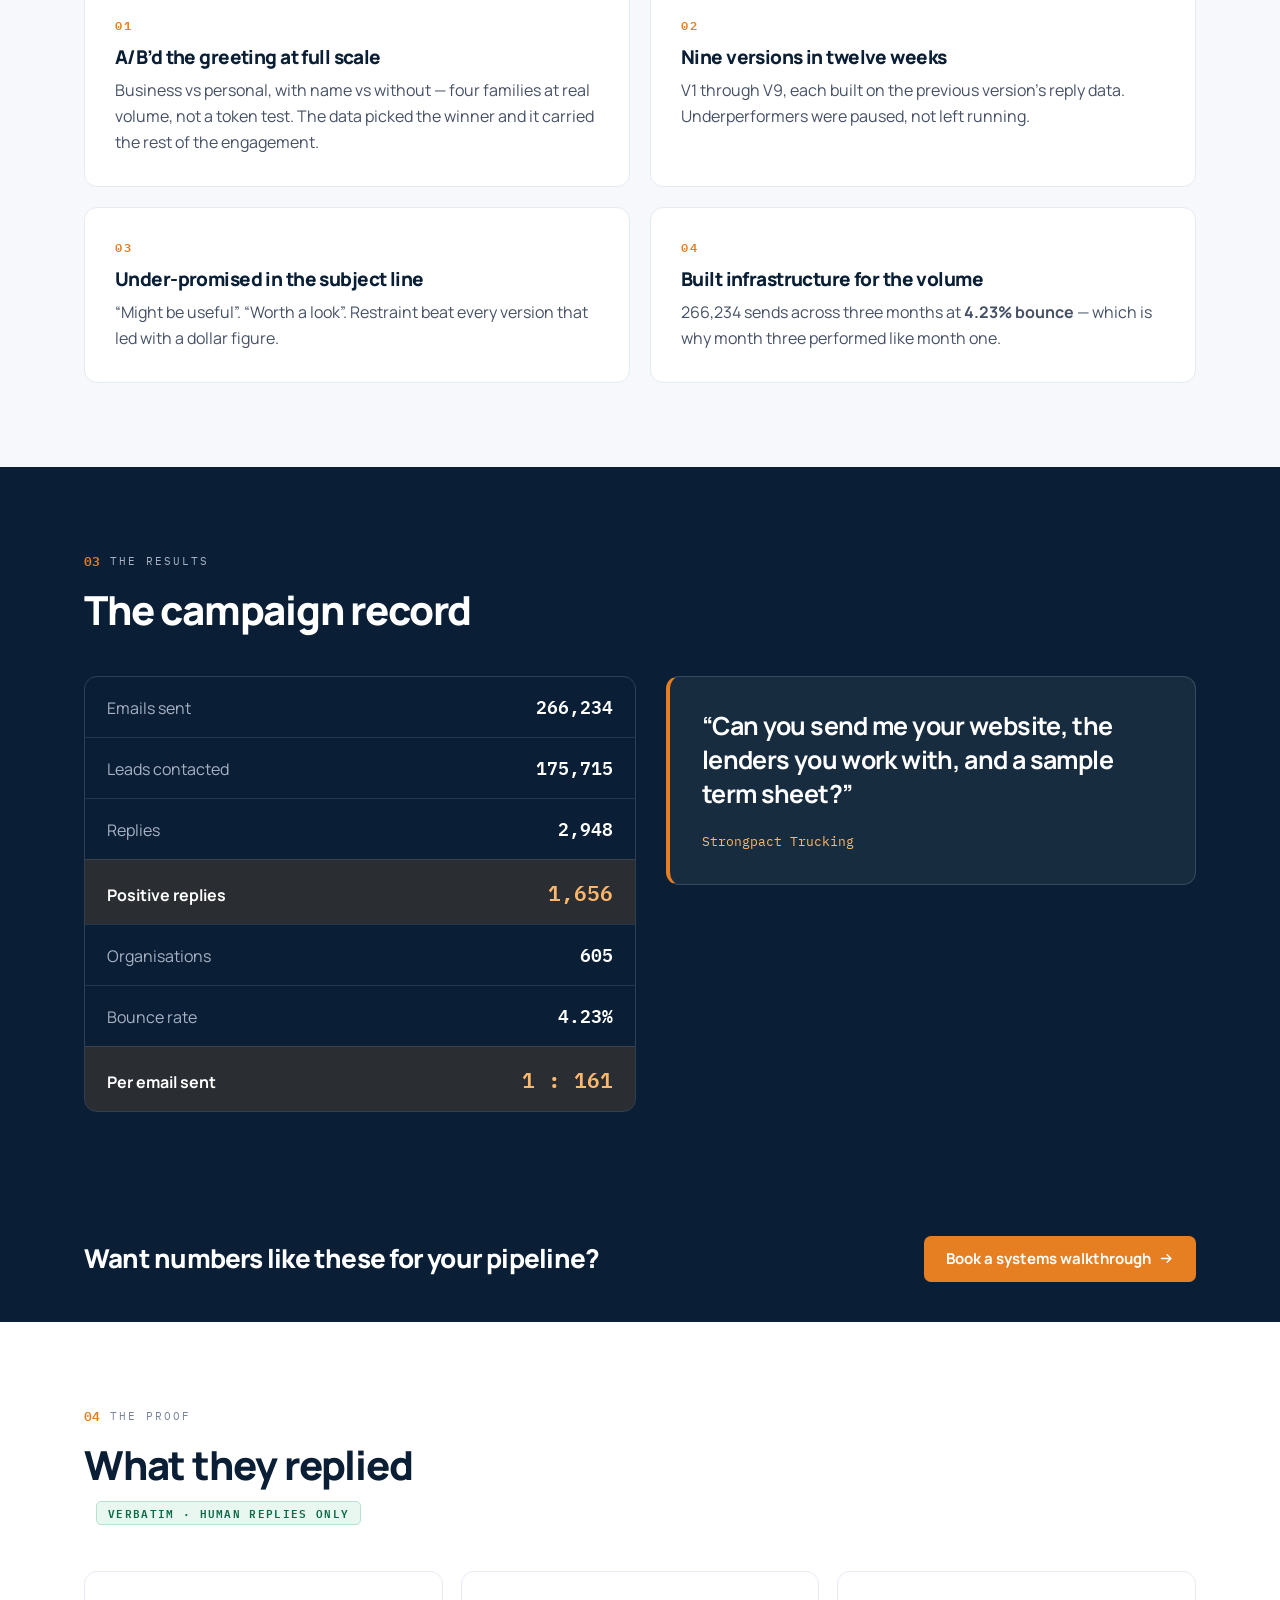
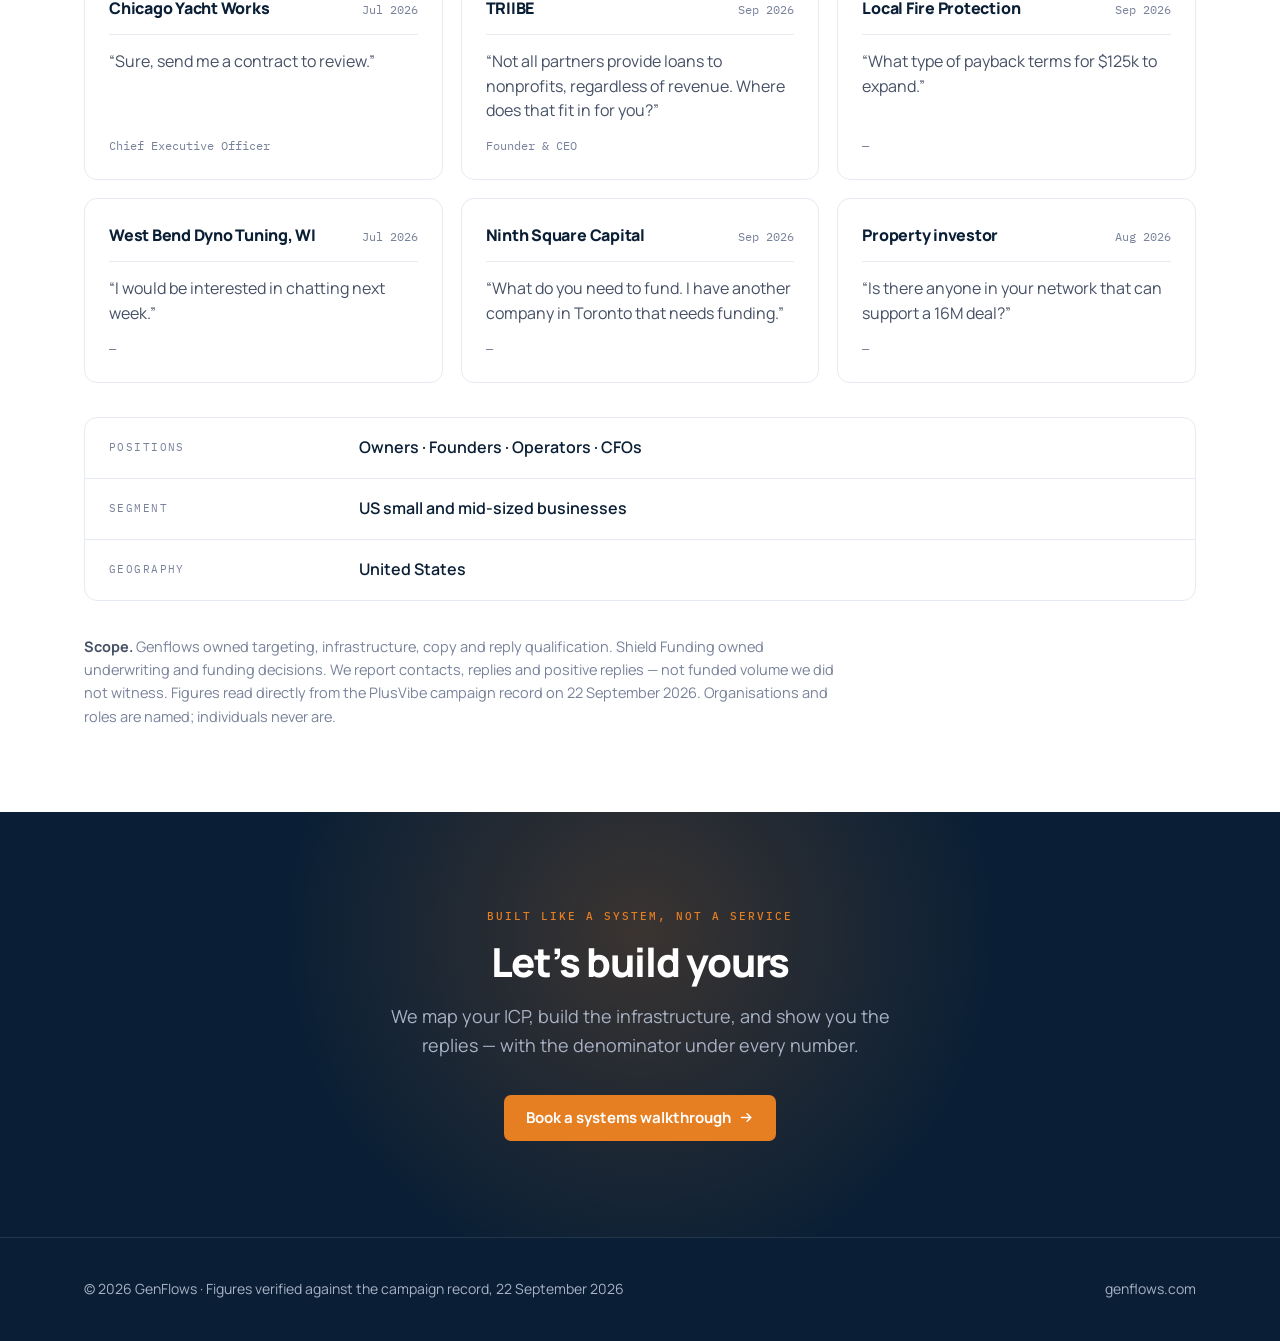
<file: shield.html>
<!doctype html>
<html lang="en">
<head>
<meta charset="utf-8">
<meta name="viewport" content="width=device-width,initial-scale=1">
<title>Shield Funding — GenFlows Case Study</title>
<meta name="description" content="Working capital — sold into the most saturated cold-outreach market in the United States, where the category has burned its own credibility.">
<link rel="stylesheet" href="assets/style.css">
</head>
<body>
<header class="site">
  <div class="in">
    <a class="mark" href="index.html">Gen<i>Flows</i></a>
    <nav class="links">
      <a href="index.html">Case studies</a>
      <a class="hide-sm" href="https://genflows.com" target="_blank" rel="noopener">genflows.com</a>
      <a class="btn sm" href="https://calendly.com/genflows/discovery-call-genflows-agency" target="_blank" rel="noopener">Book a call<svg viewBox="0 0 24 24" width="15" height="15" aria-hidden="true"><path d="M4 12h15M13 6l6 6-6 6" fill="none" stroke="#fff" stroke-width="2.4" stroke-linecap="round" stroke-linejoin="round"/></svg></a>
    </nav>
  </div>
</header>

<div class="hero">
  <div class="wrap">
    <span class="chip">Case Study &nbsp;·&nbsp; Shield Funding</span>
    <h1>1,656 positive replies in 90 days</h1>
    <p class="sub">Working capital — sold into the most saturated cold-outreach market in the United States, where the category has burned its own credibility.</p>
    <div class="cta-row"><a class="btn" href="https://calendly.com/genflows/discovery-call-genflows-agency" target="_blank" rel="noopener">Book a systems walkthrough<svg viewBox="0 0 24 24" width="15" height="15" aria-hidden="true"><path d="M4 12h15M13 6l6 6-6 6" fill="none" stroke="#fff" stroke-width="2.4" stroke-linecap="round" stroke-linejoin="round"/></svg></a><span class="note">Jun – Sep 2026 &nbsp;·&nbsp; 36 campaigns &nbsp;·&nbsp; PlusVibe</span></div>
    <div class="stats">
      <div class="s"><div class="n">1,656</div><span class="l">Positive replies</span></div>
      <div class="s"><div class="n">605</div><span class="l">Organisations</span></div>
      <div class="s"><div class="n">1 : 161</div><span class="l">Per email sent</span></div>
    </div>
  </div>
</div>

<section>
  <div class="wrap">
    
    <div class="eyebrow"><span class="n">01</span><span class="t">The problem</span></div>
    <h2>Why this market is hard</h2>
    <div class="probs">
      <div class="prob"><div class="dot">1</div><div><h4>Owners get pitched daily</h4><p>One reply put it exactly: <em>&ldquo;Can you actually do it, or are you just going to switch it up and offer me some MCA that will make things worse?&rdquo;</em></p></div></div>
      <div class="prob"><div class="dot">2</div><div><h4>Interest is not the problem</h4><p>Every SMB owner wants capital. Belief is the problem — the category spent its credibility years ago.</p></div></div>
      <div class="prob"><div class="dot">3</div><div><h4>Volume alone makes it worse</h4><p>More of the wrong message into a cynical market just accelerates domain burn.</p></div></div>
    </div>
  </div>
</section>

<section class="paper">
  <div class="wrap">
    <div class="eyebrow"><span class="n">02</span><span class="t">The approach</span></div>
    <h2>What we built</h2>
    <div class="steps">
      <div class="step"><div class="k">01</div><h4>A/B&rsquo;d the greeting at full scale</h4><p>Business vs personal, with name vs without — four families at real volume, not a token test. The data picked the winner and it carried the rest of the engagement.</p></div>
      <div class="step"><div class="k">02</div><h4>Nine versions in twelve weeks</h4><p>V1 through V9, each built on the previous version&rsquo;s reply data. Underperformers were paused, not left running.</p></div>
      <div class="step"><div class="k">03</div><h4>Under-promised in the subject line</h4><p>&ldquo;Might be useful&rdquo;. &ldquo;Worth a look&rdquo;. Restraint beat every version that led with a dollar figure.</p></div>
      <div class="step"><div class="k">04</div><h4>Built infrastructure for the volume</h4><p>266,234 sends across three months at <strong>4.23% bounce</strong> — which is why month three performed like month one.</p></div>
    </div>
  </div>
</section>

<section class="dark">
  <div class="wrap">
    <div class="eyebrow"><span class="n">03</span><span class="t">The results</span></div>
    <h2>The campaign record</h2>
    <div class="res">
      <div class="fig">
        <div class="r"><span class="k">Emails sent</span><span class="v">266,234</span></div>
        <div class="r"><span class="k">Leads contacted</span><span class="v">175,715</span></div>
        <div class="r"><span class="k">Replies</span><span class="v">2,948</span></div>
        <div class="r hl"><span class="k">Positive replies</span><span class="v">1,656</span></div>
        <div class="r"><span class="k">Organisations</span><span class="v">605</span></div>
        <div class="r"><span class="k">Bounce rate</span><span class="v">4.23%</span></div>
        <div class="r hl"><span class="k">Per email sent</span><span class="v">1 : 161</span></div>
      </div>
      <div class="quote"><q>Can you send me your website, the lenders you work with, and a sample term sheet?</q><div class="w">Strongpact Trucking</div></div>
    </div>
    
  </div>
</section>

<div class="mini">
  <div class="in">
    <h3>Want numbers like these for your pipeline?</h3>
    <a class="btn" href="https://calendly.com/genflows/discovery-call-genflows-agency" target="_blank" rel="noopener">Book a systems walkthrough<svg viewBox="0 0 24 24" width="15" height="15" aria-hidden="true"><path d="M4 12h15M13 6l6 6-6 6" fill="none" stroke="#fff" stroke-width="2.4" stroke-linecap="round" stroke-linejoin="round"/></svg></a>
  </div>
</div>

<section>
  <div class="wrap">
    <div class="eyebrow"><span class="n">04</span><span class="t">The proof</span></div>
    <h2>What they replied<span class="vb">Verbatim &middot; human replies only</span></h2>
    <div class="reps">
      <div class="rep"><div class="t"><span class="o">Chicago Yacht Works</span><span class="d">Jul 2026</span></div><q>Sure, send me a contract to review.</q><p class="r">Chief Executive Officer</p></div>
      <div class="rep"><div class="t"><span class="o">TRIIBE</span><span class="d">Sep 2026</span></div><q>Not all partners provide loans to nonprofits, regardless of revenue. Where does that fit in for you?</q><p class="r">Founder &amp; CEO</p></div>
      <div class="rep"><div class="t"><span class="o">Local Fire Protection</span><span class="d">Sep 2026</span></div><q>What type of payback terms for $125k to expand.</q><p class="r">&mdash;</p></div>
      <div class="rep"><div class="t"><span class="o">West Bend Dyno Tuning, WI</span><span class="d">Jul 2026</span></div><q>I would be interested in chatting next week.</q><p class="r">&mdash;</p></div>
      <div class="rep"><div class="t"><span class="o">Ninth Square Capital</span><span class="d">Sep 2026</span></div><q>What do you need to fund. I have another company in Toronto that needs funding.</q><p class="r">&mdash;</p></div>
      <div class="rep"><div class="t"><span class="o">Property investor</span><span class="d">Aug 2026</span></div><q>Is there anyone in your network that can support a 16M deal?</q><p class="r">&mdash;</p></div>
    </div>
    <div class="mkt">
      <div class="r"><span class="k">Positions</span><span class="v">Owners · Founders · Operators · CFOs</span></div>
      <div class="r"><span class="k">Segment</span><span class="v">US small and mid-sized businesses</span></div>
      <div class="r"><span class="k">Geography</span><span class="v">United States</span></div>
    </div>
    <p class="scope"><b>Scope.</b> Genflows owned targeting, infrastructure, copy and reply qualification. Shield Funding owned underwriting and funding decisions. We report contacts, replies and positive replies — not funded volume we did not witness. Figures read directly from the PlusVibe campaign record on 22 September 2026. Organisations and roles are named; individuals never are.</p>
  </div>
</section>

<section class="cta">
  <div class="wrap">
    <div class="lab">Built like a system, not a service</div>
    <h2>Let&rsquo;s build yours</h2>
    <p>We map your ICP, build the infrastructure, and show you the replies &mdash; with the denominator under every number.</p>
    <a class="btn" href="https://calendly.com/genflows/discovery-call-genflows-agency" target="_blank" rel="noopener">Book a systems walkthrough<svg viewBox="0 0 24 24" width="15" height="15" aria-hidden="true"><path d="M4 12h15M13 6l6 6-6 6" fill="none" stroke="#fff" stroke-width="2.4" stroke-linecap="round" stroke-linejoin="round"/></svg></a>
  </div>
</section>
<footer class="site">
  <div class="in">
    <span>&copy; 2026 GenFlows &middot; Figures verified against the campaign record, 22 September 2026</span>
    <span><a href="https://genflows.com" target="_blank" rel="noopener">genflows.com</a></span>
  </div>
</footer>
</body>
</html>
</file>
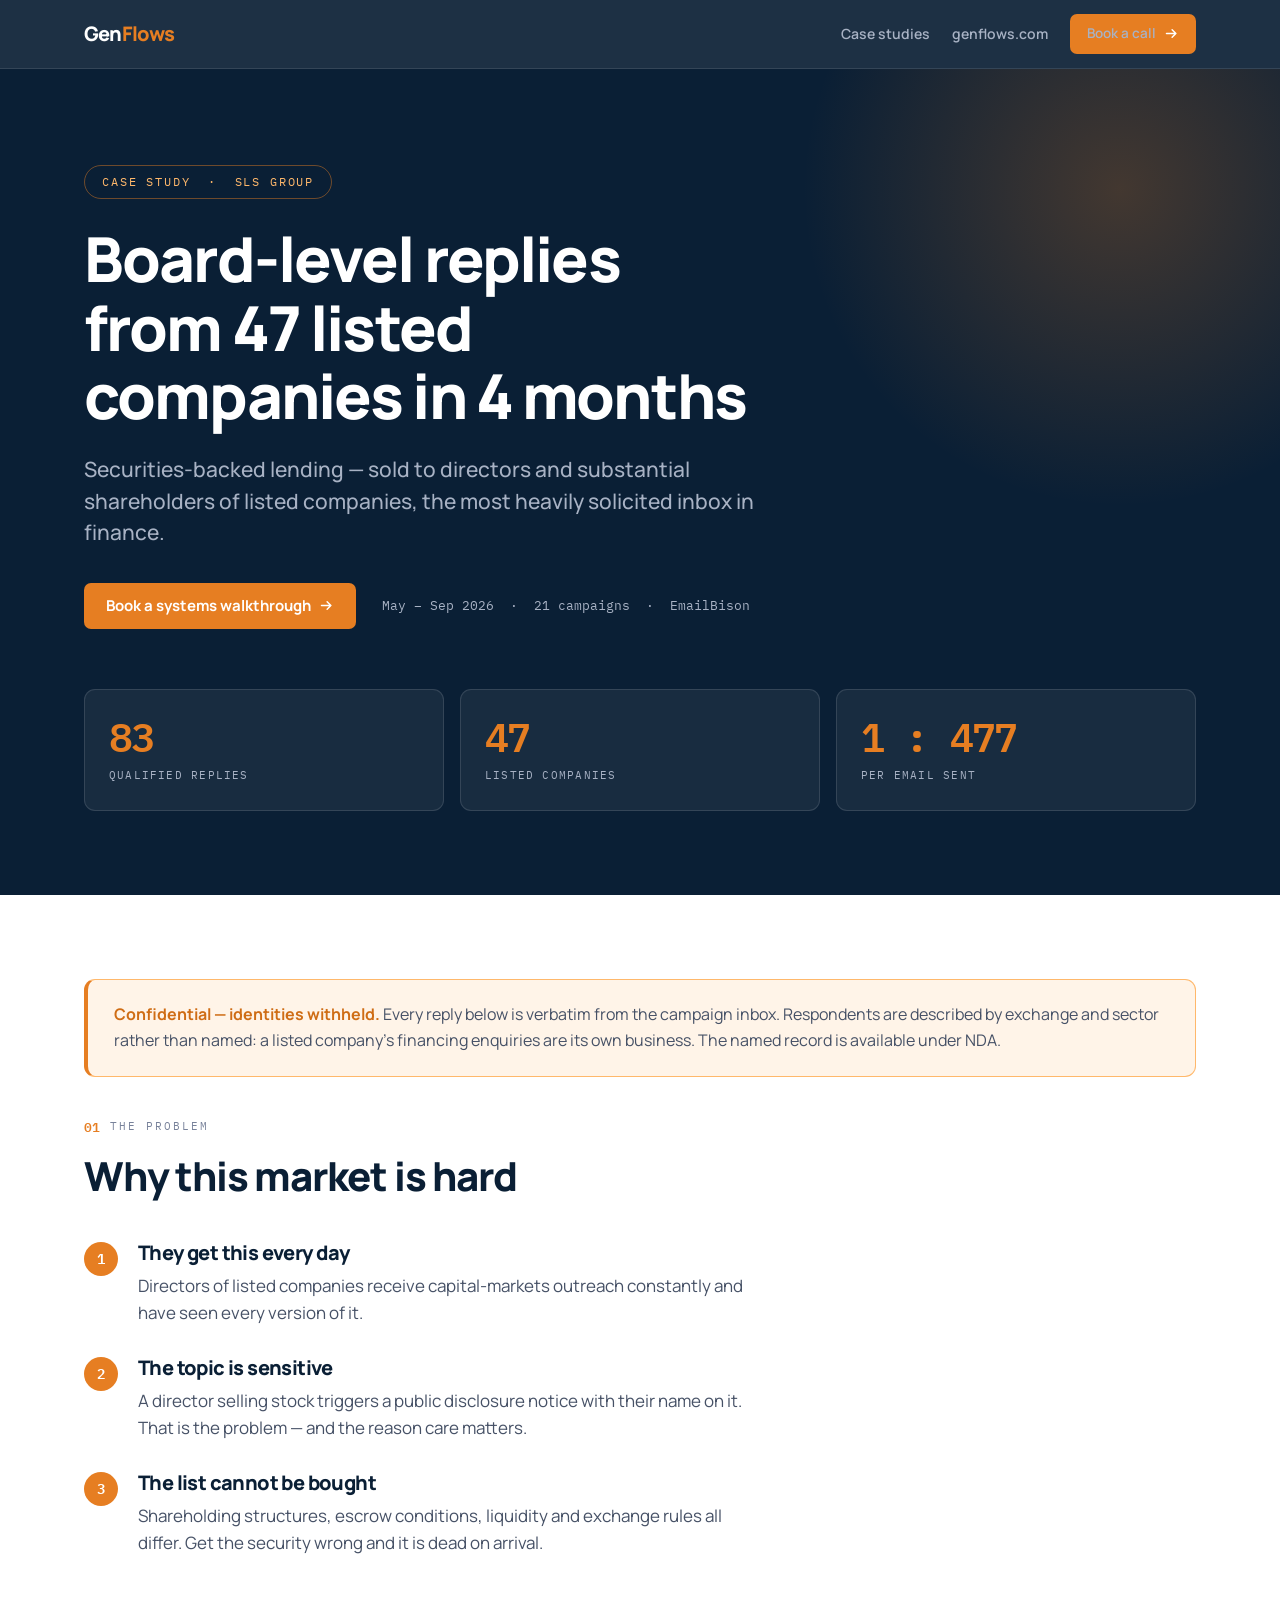
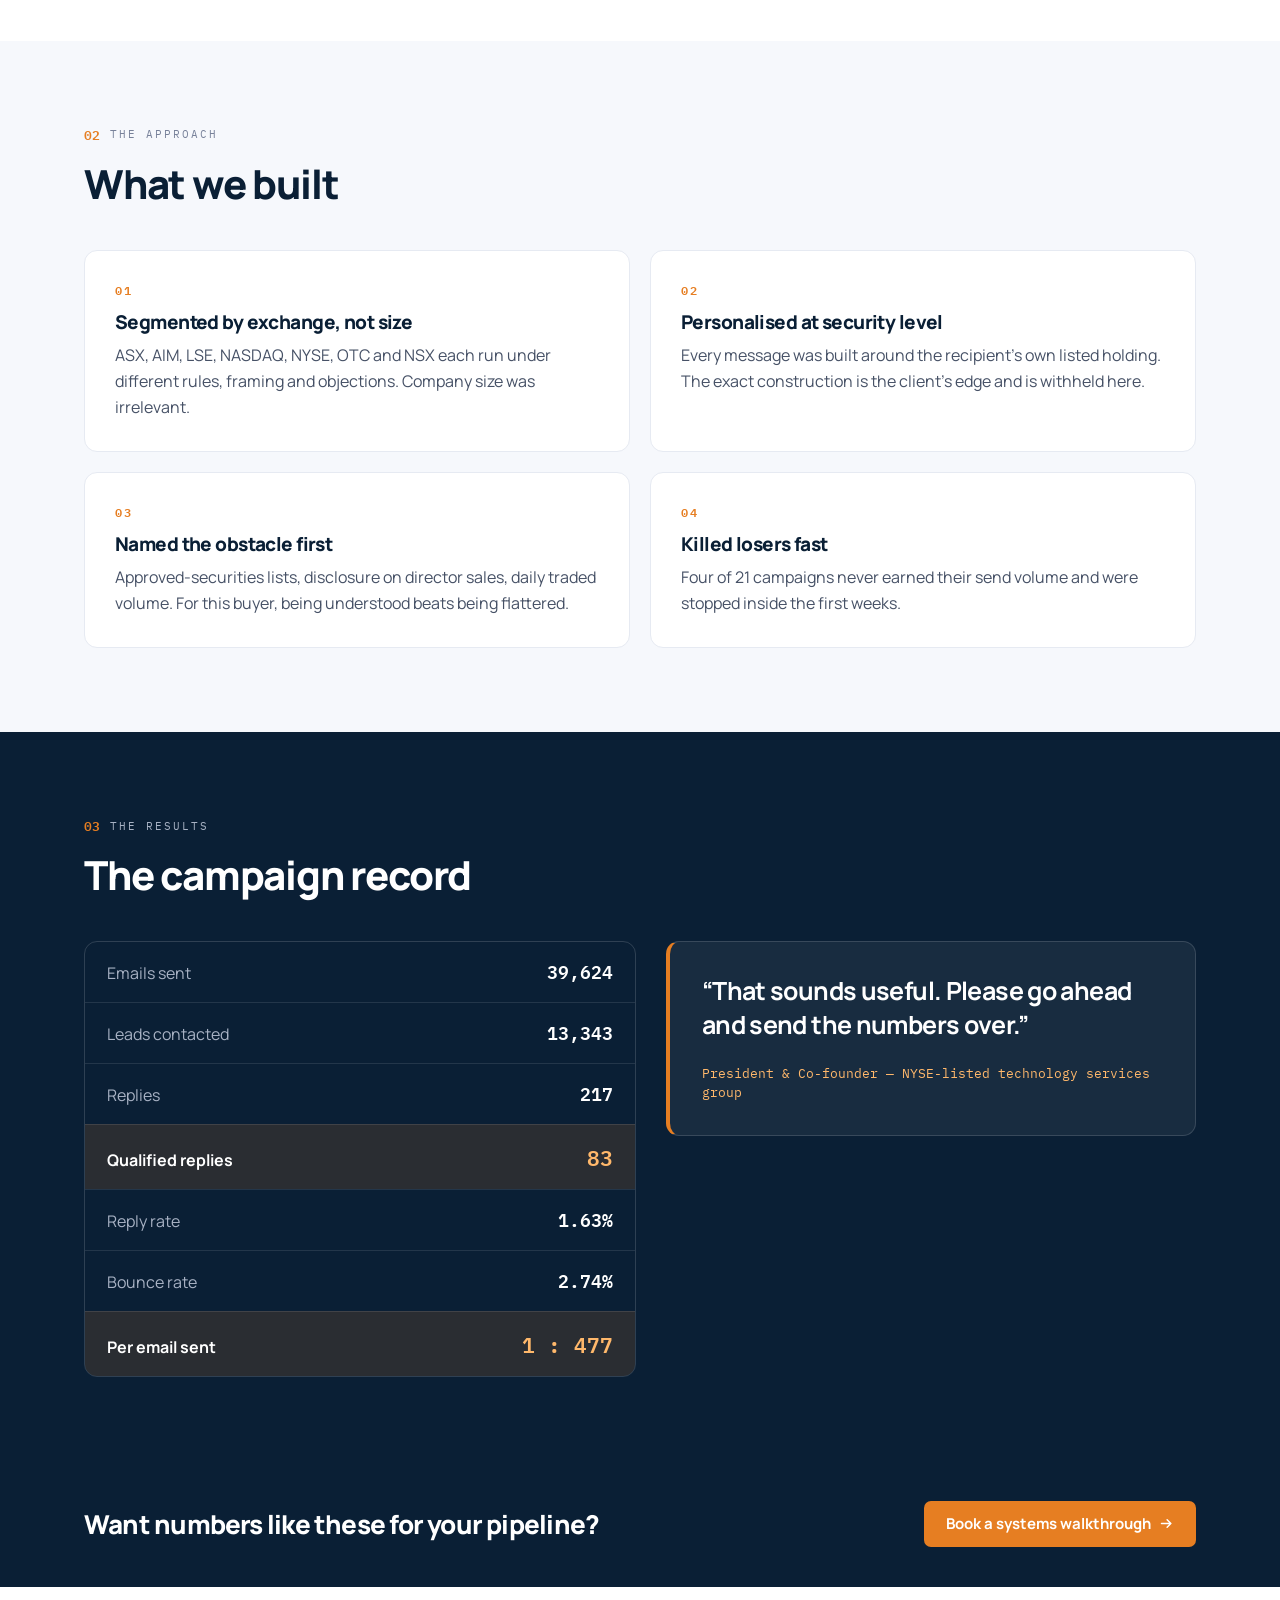
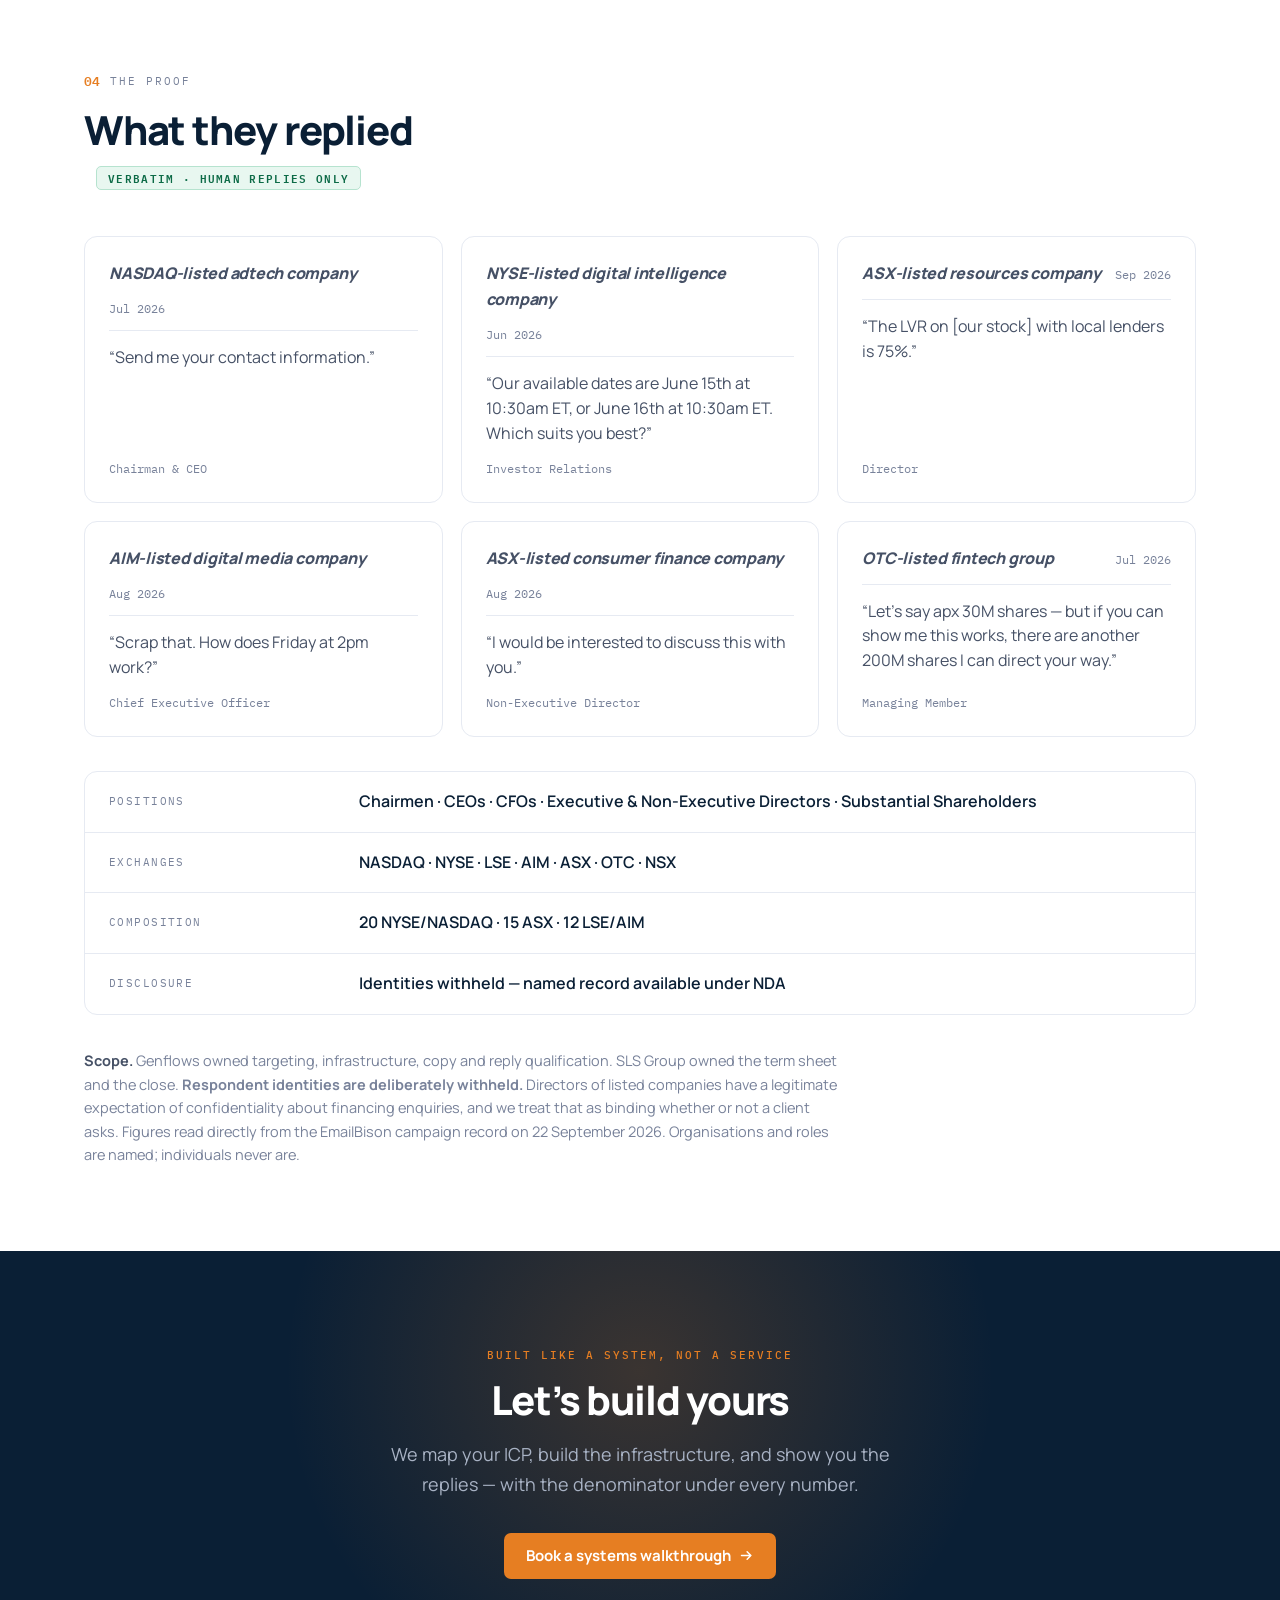
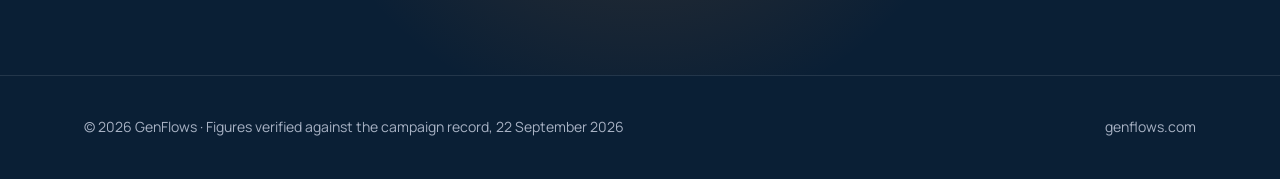
<file: sls.html>
<!doctype html>
<html lang="en">
<head>
<meta charset="utf-8">
<meta name="viewport" content="width=device-width,initial-scale=1">
<title>SLS Group — GenFlows Case Study</title>
<meta name="description" content="Securities-backed lending — sold to directors and substantial shareholders of listed companies, the most heavily solicited inbox in finance.">
<link rel="stylesheet" href="assets/style.css">
</head>
<body>
<header class="site">
  <div class="in">
    <a class="mark" href="index.html">Gen<i>Flows</i></a>
    <nav class="links">
      <a href="index.html">Case studies</a>
      <a class="hide-sm" href="https://genflows.com" target="_blank" rel="noopener">genflows.com</a>
      <a class="btn sm" href="https://calendly.com/genflows/discovery-call-genflows-agency" target="_blank" rel="noopener">Book a call<svg viewBox="0 0 24 24" width="15" height="15" aria-hidden="true"><path d="M4 12h15M13 6l6 6-6 6" fill="none" stroke="#fff" stroke-width="2.4" stroke-linecap="round" stroke-linejoin="round"/></svg></a>
    </nav>
  </div>
</header>

<div class="hero">
  <div class="wrap">
    <span class="chip">Case Study &nbsp;·&nbsp; SLS Group</span>
    <h1>Board-level replies from 47 listed companies in 4 months</h1>
    <p class="sub">Securities-backed lending — sold to directors and substantial shareholders of listed companies, the most heavily solicited inbox in finance.</p>
    <div class="cta-row"><a class="btn" href="https://calendly.com/genflows/discovery-call-genflows-agency" target="_blank" rel="noopener">Book a systems walkthrough<svg viewBox="0 0 24 24" width="15" height="15" aria-hidden="true"><path d="M4 12h15M13 6l6 6-6 6" fill="none" stroke="#fff" stroke-width="2.4" stroke-linecap="round" stroke-linejoin="round"/></svg></a><span class="note">May – Sep 2026 &nbsp;·&nbsp; 21 campaigns &nbsp;·&nbsp; EmailBison</span></div>
    <div class="stats">
      <div class="s"><div class="n">83</div><span class="l">Qualified replies</span></div>
      <div class="s"><div class="n">47</div><span class="l">Listed companies</span></div>
      <div class="s"><div class="n">1 : 477</div><span class="l">Per email sent</span></div>
    </div>
  </div>
</div>

<section>
  <div class="wrap">
    <div class="confbar"><b>Confidential &mdash; identities withheld.</b> Every reply below is verbatim from the campaign inbox. Respondents are described by exchange and sector rather than named: a listed company&rsquo;s financing enquiries are its own business. The named record is available under NDA.</div>
    <div class="eyebrow"><span class="n">01</span><span class="t">The problem</span></div>
    <h2>Why this market is hard</h2>
    <div class="probs">
      <div class="prob"><div class="dot">1</div><div><h4>They get this every day</h4><p>Directors of listed companies receive capital-markets outreach constantly and have seen every version of it.</p></div></div>
      <div class="prob"><div class="dot">2</div><div><h4>The topic is sensitive</h4><p>A director selling stock triggers a public disclosure notice with their name on it. That is the problem — and the reason care matters.</p></div></div>
      <div class="prob"><div class="dot">3</div><div><h4>The list cannot be bought</h4><p>Shareholding structures, escrow conditions, liquidity and exchange rules all differ. Get the security wrong and it is dead on arrival.</p></div></div>
    </div>
  </div>
</section>

<section class="paper">
  <div class="wrap">
    <div class="eyebrow"><span class="n">02</span><span class="t">The approach</span></div>
    <h2>What we built</h2>
    <div class="steps">
      <div class="step"><div class="k">01</div><h4>Segmented by exchange, not size</h4><p>ASX, AIM, LSE, NASDAQ, NYSE, OTC and NSX each run under different rules, framing and objections. Company size was irrelevant.</p></div>
      <div class="step"><div class="k">02</div><h4>Personalised at security level</h4><p>Every message was built around the recipient&rsquo;s own listed holding. The exact construction is the client&rsquo;s edge and is withheld here.</p></div>
      <div class="step"><div class="k">03</div><h4>Named the obstacle first</h4><p>Approved-securities lists, disclosure on director sales, daily traded volume. For this buyer, being understood beats being flattered.</p></div>
      <div class="step"><div class="k">04</div><h4>Killed losers fast</h4><p>Four of 21 campaigns never earned their send volume and were stopped inside the first weeks.</p></div>
    </div>
  </div>
</section>

<section class="dark">
  <div class="wrap">
    <div class="eyebrow"><span class="n">03</span><span class="t">The results</span></div>
    <h2>The campaign record</h2>
    <div class="res">
      <div class="fig">
        <div class="r"><span class="k">Emails sent</span><span class="v">39,624</span></div>
        <div class="r"><span class="k">Leads contacted</span><span class="v">13,343</span></div>
        <div class="r"><span class="k">Replies</span><span class="v">217</span></div>
        <div class="r hl"><span class="k">Qualified replies</span><span class="v">83</span></div>
        <div class="r"><span class="k">Reply rate</span><span class="v">1.63%</span></div>
        <div class="r"><span class="k">Bounce rate</span><span class="v">2.74%</span></div>
        <div class="r hl"><span class="k">Per email sent</span><span class="v">1 : 477</span></div>
      </div>
      <div class="quote"><q>That sounds useful. Please go ahead and send the numbers over.</q><div class="w">President &amp; Co-founder — NYSE-listed technology services group</div></div>
    </div>
    
  </div>
</section>

<div class="mini">
  <div class="in">
    <h3>Want numbers like these for your pipeline?</h3>
    <a class="btn" href="https://calendly.com/genflows/discovery-call-genflows-agency" target="_blank" rel="noopener">Book a systems walkthrough<svg viewBox="0 0 24 24" width="15" height="15" aria-hidden="true"><path d="M4 12h15M13 6l6 6-6 6" fill="none" stroke="#fff" stroke-width="2.4" stroke-linecap="round" stroke-linejoin="round"/></svg></a>
  </div>
</div>

<section class="restricted">
  <div class="wrap">
    <div class="eyebrow"><span class="n">04</span><span class="t">The proof</span></div>
    <h2>What they replied<span class="vb">Verbatim &middot; human replies only</span></h2>
    <div class="reps">
      <div class="rep"><div class="t"><span class="o">NASDAQ-listed adtech company</span><span class="d">Jul 2026</span></div><q>Send me your contact information.</q><p class="r">Chairman &amp; CEO</p></div>
      <div class="rep"><div class="t"><span class="o">NYSE-listed digital intelligence company</span><span class="d">Jun 2026</span></div><q>Our available dates are June 15th at 10:30am ET, or June 16th at 10:30am ET. Which suits you best?</q><p class="r">Investor Relations</p></div>
      <div class="rep"><div class="t"><span class="o">ASX-listed resources company</span><span class="d">Sep 2026</span></div><q>The LVR on [our stock] with local lenders is 75%.</q><p class="r">Director</p></div>
      <div class="rep"><div class="t"><span class="o">AIM-listed digital media company</span><span class="d">Aug 2026</span></div><q>Scrap that. How does Friday at 2pm work?</q><p class="r">Chief Executive Officer</p></div>
      <div class="rep"><div class="t"><span class="o">ASX-listed consumer finance company</span><span class="d">Aug 2026</span></div><q>I would be interested to discuss this with you.</q><p class="r">Non-Executive Director</p></div>
      <div class="rep"><div class="t"><span class="o">OTC-listed fintech group</span><span class="d">Jul 2026</span></div><q>Let&rsquo;s say apx 30M shares — but if you can show me this works, there are another 200M shares I can direct your way.</q><p class="r">Managing Member</p></div>
    </div>
    <div class="mkt">
      <div class="r"><span class="k">Positions</span><span class="v">Chairmen · CEOs · CFOs · Executive &amp; Non-Executive Directors · Substantial Shareholders</span></div>
      <div class="r"><span class="k">Exchanges</span><span class="v">NASDAQ · NYSE · LSE · AIM · ASX · OTC · NSX</span></div>
      <div class="r"><span class="k">Composition</span><span class="v">20 NYSE/NASDAQ · 15 ASX · 12 LSE/AIM</span></div>
      <div class="r"><span class="k">Disclosure</span><span class="v">Identities withheld — named record available under NDA</span></div>
    </div>
    <p class="scope"><b>Scope.</b> Genflows owned targeting, infrastructure, copy and reply qualification. SLS Group owned the term sheet and the close. <strong>Respondent identities are deliberately withheld.</strong> Directors of listed companies have a legitimate expectation of confidentiality about financing enquiries, and we treat that as binding whether or not a client asks. Figures read directly from the EmailBison campaign record on 22 September 2026. Organisations and roles are named; individuals never are.</p>
  </div>
</section>

<section class="cta">
  <div class="wrap">
    <div class="lab">Built like a system, not a service</div>
    <h2>Let&rsquo;s build yours</h2>
    <p>We map your ICP, build the infrastructure, and show you the replies &mdash; with the denominator under every number.</p>
    <a class="btn" href="https://calendly.com/genflows/discovery-call-genflows-agency" target="_blank" rel="noopener">Book a systems walkthrough<svg viewBox="0 0 24 24" width="15" height="15" aria-hidden="true"><path d="M4 12h15M13 6l6 6-6 6" fill="none" stroke="#fff" stroke-width="2.4" stroke-linecap="round" stroke-linejoin="round"/></svg></a>
  </div>
</section>
<footer class="site">
  <div class="in">
    <span>&copy; 2026 GenFlows &middot; Figures verified against the campaign record, 22 September 2026</span>
    <span><a href="https://genflows.com" target="_blank" rel="noopener">genflows.com</a></span>
  </div>
</footer>
</body>
</html>
</file>
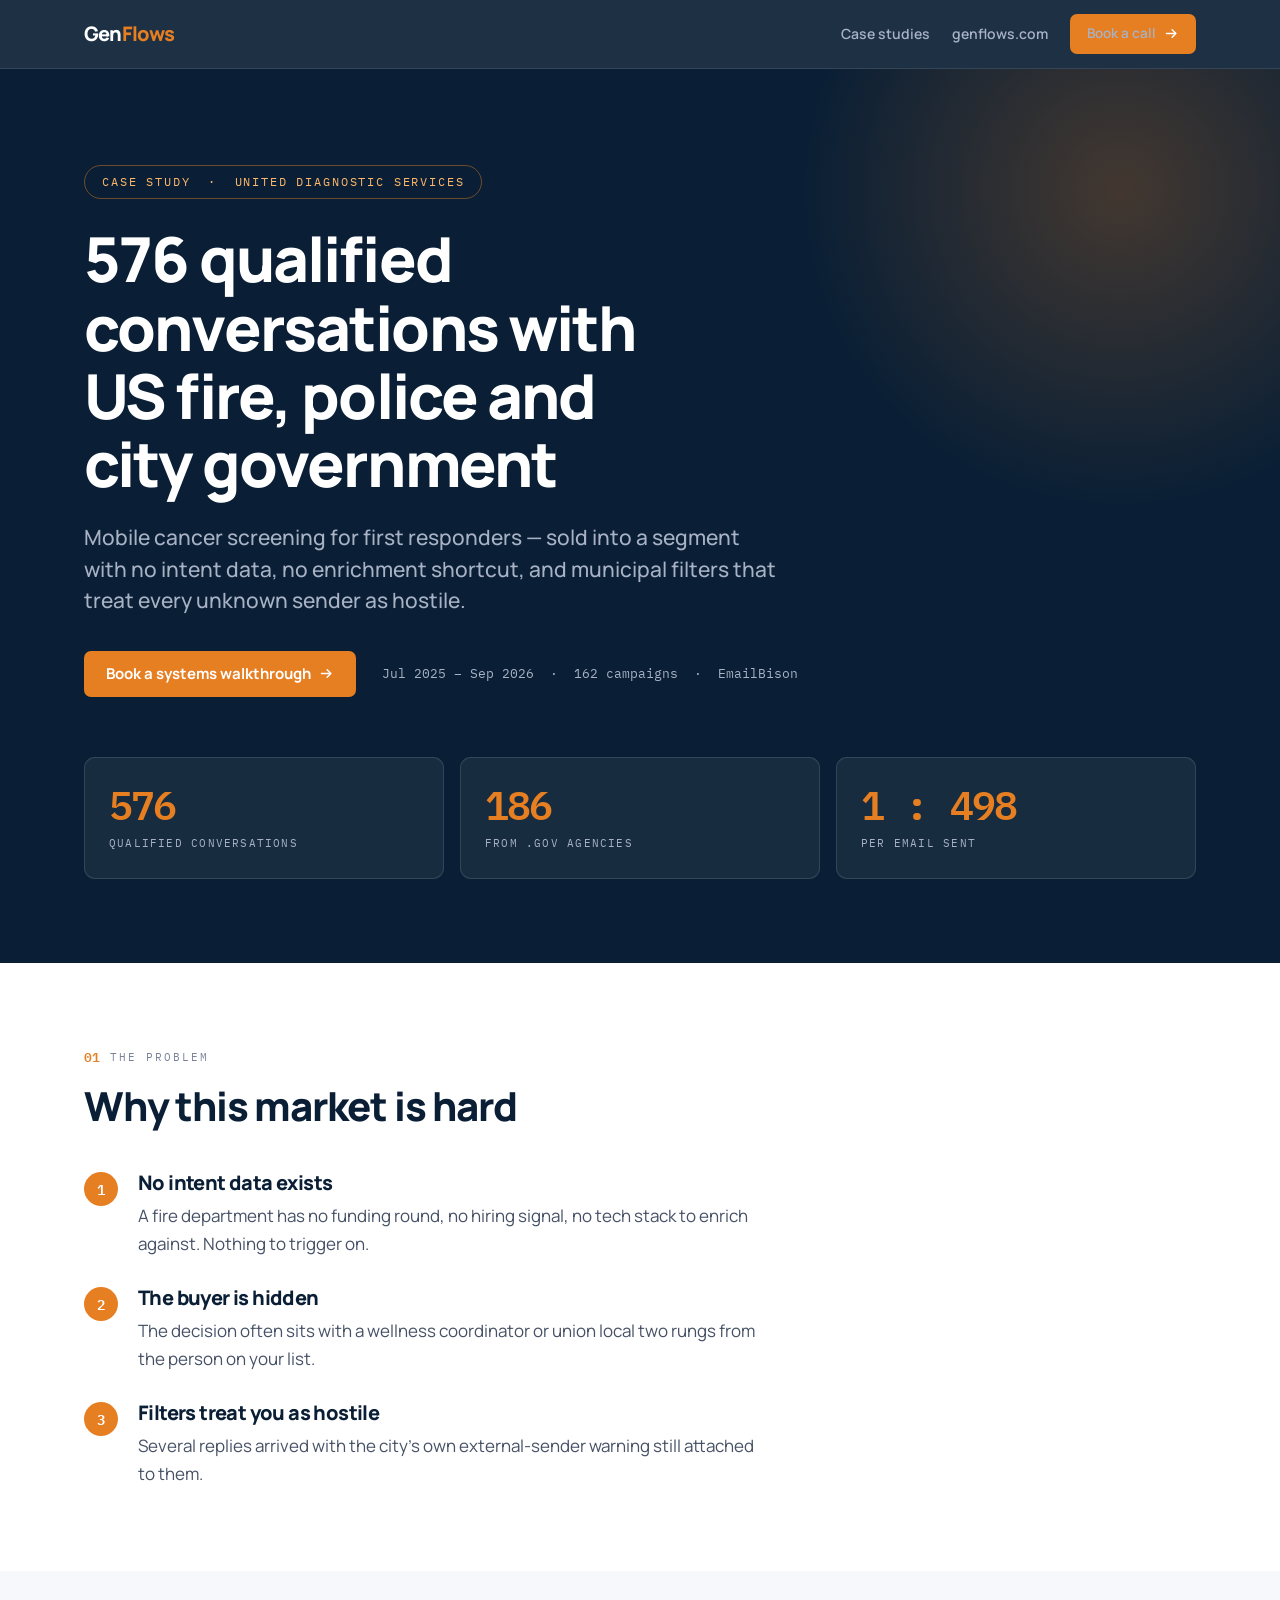
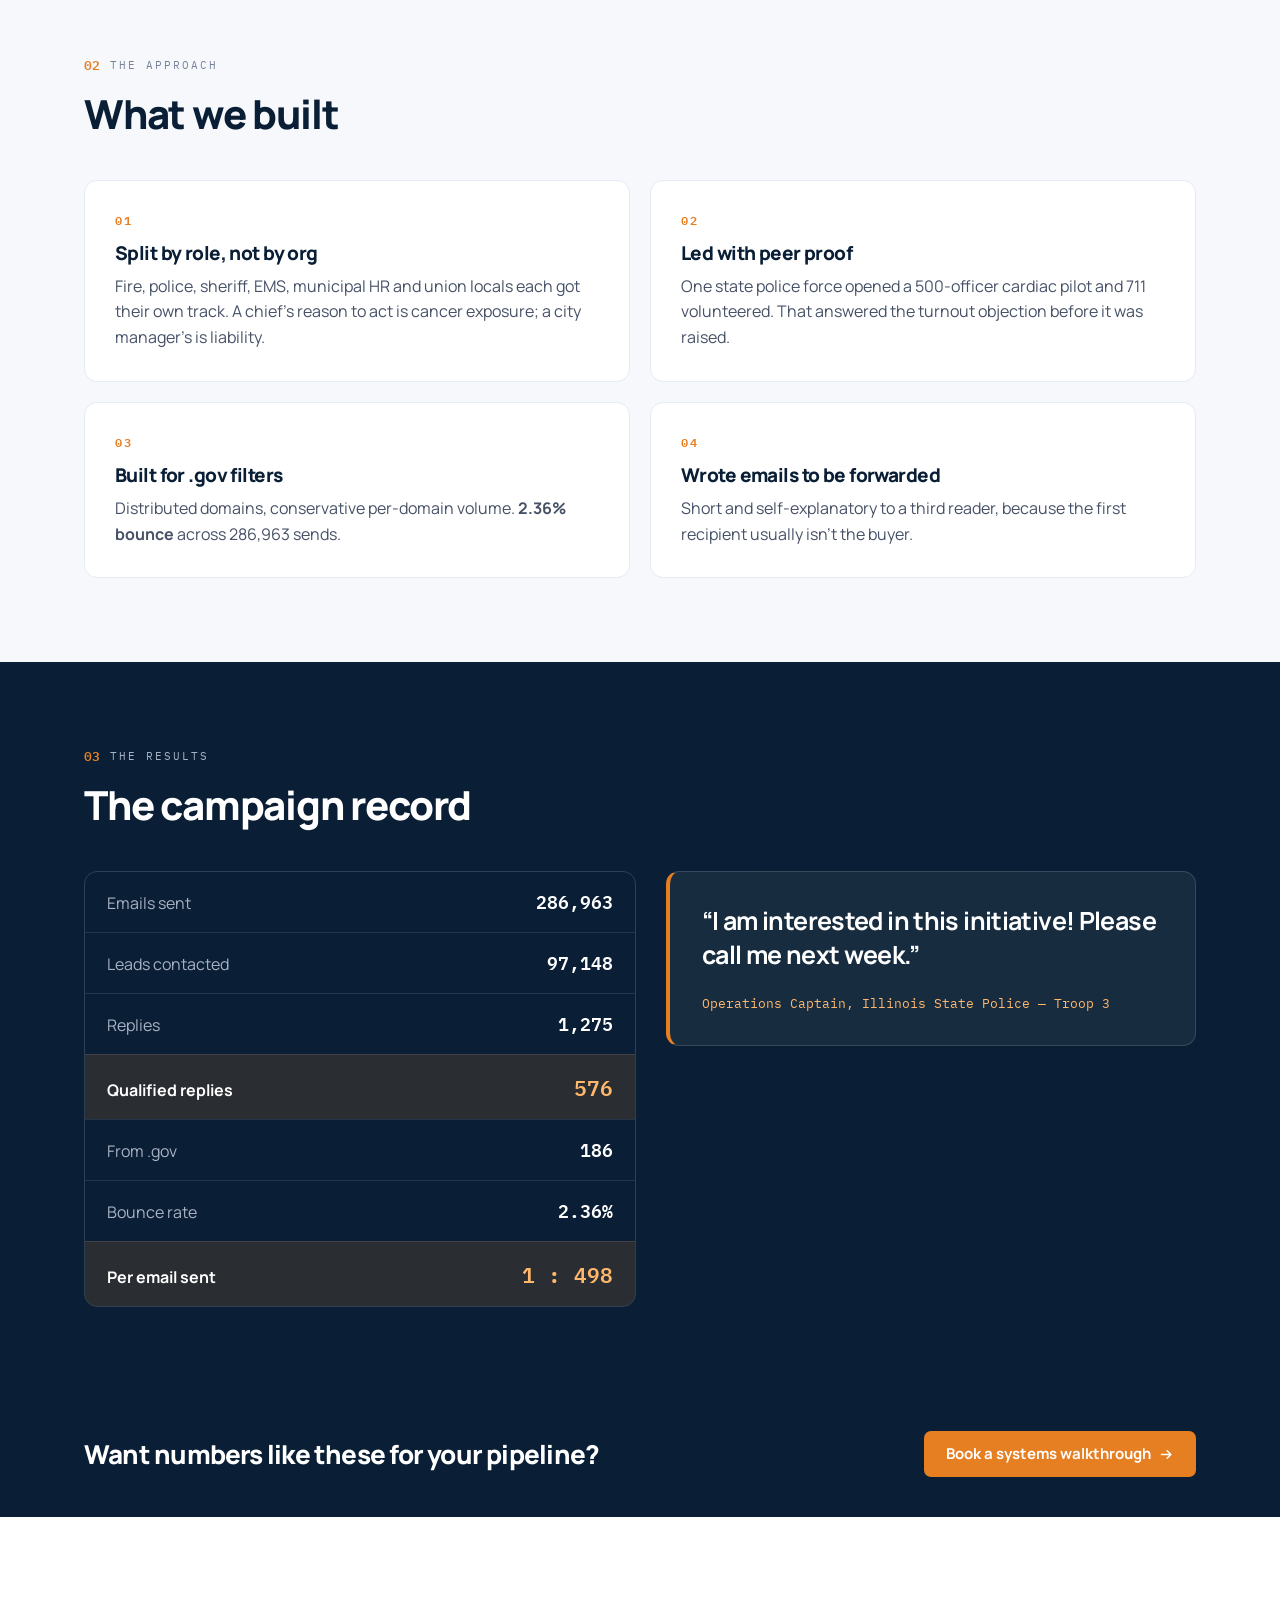
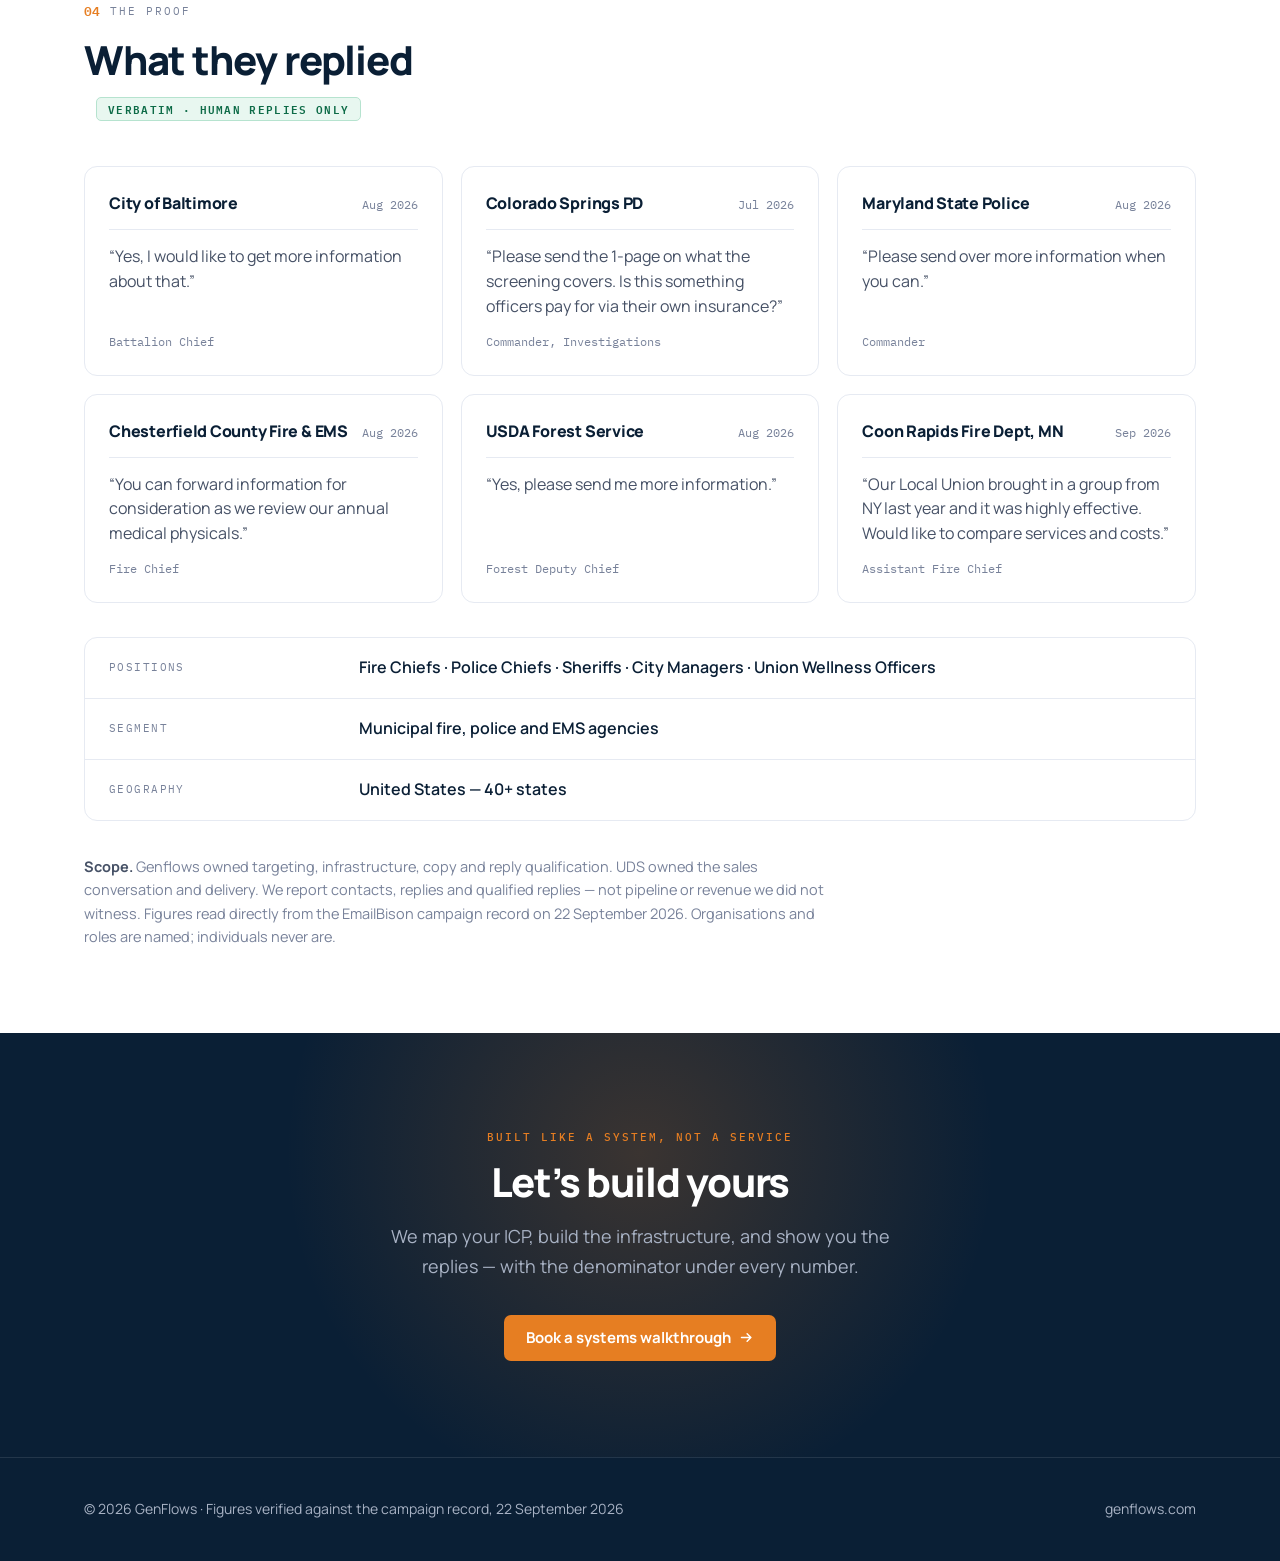
<file: uds.html>
<!doctype html>
<html lang="en">
<head>
<meta charset="utf-8">
<meta name="viewport" content="width=device-width,initial-scale=1">
<title>United Diagnostic Services — GenFlows Case Study</title>
<meta name="description" content="Mobile cancer screening for first responders — sold into a segment with no intent data, no enrichment shortcut, and municipal filters that treat every unkn">
<link rel="stylesheet" href="assets/style.css">
</head>
<body>
<header class="site">
  <div class="in">
    <a class="mark" href="index.html">Gen<i>Flows</i></a>
    <nav class="links">
      <a href="index.html">Case studies</a>
      <a class="hide-sm" href="https://genflows.com" target="_blank" rel="noopener">genflows.com</a>
      <a class="btn sm" href="https://calendly.com/genflows/discovery-call-genflows-agency" target="_blank" rel="noopener">Book a call<svg viewBox="0 0 24 24" width="15" height="15" aria-hidden="true"><path d="M4 12h15M13 6l6 6-6 6" fill="none" stroke="#fff" stroke-width="2.4" stroke-linecap="round" stroke-linejoin="round"/></svg></a>
    </nav>
  </div>
</header>

<div class="hero">
  <div class="wrap">
    <span class="chip">Case Study &nbsp;·&nbsp; United Diagnostic Services</span>
    <h1>576 qualified conversations with US fire, police and city government</h1>
    <p class="sub">Mobile cancer screening for first responders — sold into a segment with no intent data, no enrichment shortcut, and municipal filters that treat every unknown sender as hostile.</p>
    <div class="cta-row"><a class="btn" href="https://calendly.com/genflows/discovery-call-genflows-agency" target="_blank" rel="noopener">Book a systems walkthrough<svg viewBox="0 0 24 24" width="15" height="15" aria-hidden="true"><path d="M4 12h15M13 6l6 6-6 6" fill="none" stroke="#fff" stroke-width="2.4" stroke-linecap="round" stroke-linejoin="round"/></svg></a><span class="note">Jul 2025 – Sep 2026 &nbsp;·&nbsp; 162 campaigns &nbsp;·&nbsp; EmailBison</span></div>
    <div class="stats">
      <div class="s"><div class="n">576</div><span class="l">Qualified conversations</span></div>
      <div class="s"><div class="n">186</div><span class="l">From .gov agencies</span></div>
      <div class="s"><div class="n">1 : 498</div><span class="l">Per email sent</span></div>
    </div>
  </div>
</div>

<section>
  <div class="wrap">
    
    <div class="eyebrow"><span class="n">01</span><span class="t">The problem</span></div>
    <h2>Why this market is hard</h2>
    <div class="probs">
      <div class="prob"><div class="dot">1</div><div><h4>No intent data exists</h4><p>A fire department has no funding round, no hiring signal, no tech stack to enrich against. Nothing to trigger on.</p></div></div>
      <div class="prob"><div class="dot">2</div><div><h4>The buyer is hidden</h4><p>The decision often sits with a wellness coordinator or union local two rungs from the person on your list.</p></div></div>
      <div class="prob"><div class="dot">3</div><div><h4>Filters treat you as hostile</h4><p>Several replies arrived with the city&rsquo;s own external-sender warning still attached to them.</p></div></div>
    </div>
  </div>
</section>

<section class="paper">
  <div class="wrap">
    <div class="eyebrow"><span class="n">02</span><span class="t">The approach</span></div>
    <h2>What we built</h2>
    <div class="steps">
      <div class="step"><div class="k">01</div><h4>Split by role, not by org</h4><p>Fire, police, sheriff, EMS, municipal HR and union locals each got their own track. A chief&rsquo;s reason to act is cancer exposure; a city manager&rsquo;s is liability.</p></div>
      <div class="step"><div class="k">02</div><h4>Led with peer proof</h4><p>One state police force opened a 500-officer cardiac pilot and 711 volunteered. That answered the turnout objection before it was raised.</p></div>
      <div class="step"><div class="k">03</div><h4>Built for .gov filters</h4><p>Distributed domains, conservative per-domain volume. <strong>2.36% bounce</strong> across 286,963 sends.</p></div>
      <div class="step"><div class="k">04</div><h4>Wrote emails to be forwarded</h4><p>Short and self-explanatory to a third reader, because the first recipient usually isn&rsquo;t the buyer.</p></div>
    </div>
  </div>
</section>

<section class="dark">
  <div class="wrap">
    <div class="eyebrow"><span class="n">03</span><span class="t">The results</span></div>
    <h2>The campaign record</h2>
    <div class="res">
      <div class="fig">
        <div class="r"><span class="k">Emails sent</span><span class="v">286,963</span></div>
        <div class="r"><span class="k">Leads contacted</span><span class="v">97,148</span></div>
        <div class="r"><span class="k">Replies</span><span class="v">1,275</span></div>
        <div class="r hl"><span class="k">Qualified replies</span><span class="v">576</span></div>
        <div class="r"><span class="k">From .gov</span><span class="v">186</span></div>
        <div class="r"><span class="k">Bounce rate</span><span class="v">2.36%</span></div>
        <div class="r hl"><span class="k">Per email sent</span><span class="v">1 : 498</span></div>
      </div>
      <div class="quote"><q>I am interested in this initiative! Please call me next week.</q><div class="w">Operations Captain, Illinois State Police — Troop 3</div></div>
    </div>
    
  </div>
</section>

<div class="mini">
  <div class="in">
    <h3>Want numbers like these for your pipeline?</h3>
    <a class="btn" href="https://calendly.com/genflows/discovery-call-genflows-agency" target="_blank" rel="noopener">Book a systems walkthrough<svg viewBox="0 0 24 24" width="15" height="15" aria-hidden="true"><path d="M4 12h15M13 6l6 6-6 6" fill="none" stroke="#fff" stroke-width="2.4" stroke-linecap="round" stroke-linejoin="round"/></svg></a>
  </div>
</div>

<section>
  <div class="wrap">
    <div class="eyebrow"><span class="n">04</span><span class="t">The proof</span></div>
    <h2>What they replied<span class="vb">Verbatim &middot; human replies only</span></h2>
    <div class="reps">
      <div class="rep"><div class="t"><span class="o">City of Baltimore</span><span class="d">Aug 2026</span></div><q>Yes, I would like to get more information about that.</q><p class="r">Battalion Chief</p></div>
      <div class="rep"><div class="t"><span class="o">Colorado Springs PD</span><span class="d">Jul 2026</span></div><q>Please send the 1-page on what the screening covers. Is this something officers pay for via their own insurance?</q><p class="r">Commander, Investigations</p></div>
      <div class="rep"><div class="t"><span class="o">Maryland State Police</span><span class="d">Aug 2026</span></div><q>Please send over more information when you can.</q><p class="r">Commander</p></div>
      <div class="rep"><div class="t"><span class="o">Chesterfield County Fire &amp; EMS</span><span class="d">Aug 2026</span></div><q>You can forward information for consideration as we review our annual medical physicals.</q><p class="r">Fire Chief</p></div>
      <div class="rep"><div class="t"><span class="o">USDA Forest Service</span><span class="d">Aug 2026</span></div><q>Yes, please send me more information.</q><p class="r">Forest Deputy Chief</p></div>
      <div class="rep"><div class="t"><span class="o">Coon Rapids Fire Dept, MN</span><span class="d">Sep 2026</span></div><q>Our Local Union brought in a group from NY last year and it was highly effective. Would like to compare services and costs.</q><p class="r">Assistant Fire Chief</p></div>
    </div>
    <div class="mkt">
      <div class="r"><span class="k">Positions</span><span class="v">Fire Chiefs · Police Chiefs · Sheriffs · City Managers · Union Wellness Officers</span></div>
      <div class="r"><span class="k">Segment</span><span class="v">Municipal fire, police and EMS agencies</span></div>
      <div class="r"><span class="k">Geography</span><span class="v">United States — 40+ states</span></div>
    </div>
    <p class="scope"><b>Scope.</b> Genflows owned targeting, infrastructure, copy and reply qualification. UDS owned the sales conversation and delivery. We report contacts, replies and qualified replies — not pipeline or revenue we did not witness. Figures read directly from the EmailBison campaign record on 22 September 2026. Organisations and roles are named; individuals never are.</p>
  </div>
</section>

<section class="cta">
  <div class="wrap">
    <div class="lab">Built like a system, not a service</div>
    <h2>Let&rsquo;s build yours</h2>
    <p>We map your ICP, build the infrastructure, and show you the replies &mdash; with the denominator under every number.</p>
    <a class="btn" href="https://calendly.com/genflows/discovery-call-genflows-agency" target="_blank" rel="noopener">Book a systems walkthrough<svg viewBox="0 0 24 24" width="15" height="15" aria-hidden="true"><path d="M4 12h15M13 6l6 6-6 6" fill="none" stroke="#fff" stroke-width="2.4" stroke-linecap="round" stroke-linejoin="round"/></svg></a>
  </div>
</section>
<footer class="site">
  <div class="in">
    <span>&copy; 2026 GenFlows &middot; Figures verified against the campaign record, 22 September 2026</span>
    <span><a href="https://genflows.com" target="_blank" rel="noopener">genflows.com</a></span>
  </div>
</footer>
</body>
</html>
</file>
<file: assets/style.css>
@import url('fonts.css');

:root{
  --navy:#0a1f35; --navy2:#122a47; --orange:#e67e22; --orange-d:#cf6d15; --orange-t:#ffb86b;
  --paper:#f6f8fc; --white:#fff; --line:#e6eaf2; --ink:#0a1f35; --ink2:#465166;
  --muted:#78829a; --on-dark:#a8b2c4;
  --sans:'Manrope',system-ui,-apple-system,sans-serif; --mono:'IBM Plex Mono',ui-monospace,monospace;
  --wrap:1160px; --gut:24px;
}
*{box-sizing:border-box}
html{scroll-behavior:smooth}
body{margin:0;font-family:var(--sans);color:var(--ink);background:var(--white);
  font-size:17px;line-height:1.62;-webkit-font-smoothing:antialiased}
h1,h2,h3,h4{margin:0;line-height:1.1;letter-spacing:-.03em;font-weight:800;text-wrap:balance}
p{margin:0}
a{color:inherit;text-decoration:none}
img{max-width:100%}
.wrap{max-width:var(--wrap);margin:0 auto;padding-inline:var(--gut)}
.lab{font-family:var(--mono);font-size:11px;font-weight:500;letter-spacing:.18em;text-transform:uppercase}

/* ---------------- header ---------------- */
header.site{position:sticky;top:0;z-index:60;background:rgba(10,31,53,.92);
  backdrop-filter:blur(12px);border-bottom:1px solid rgba(255,255,255,.1)}
header.site .in{max-width:var(--wrap);margin:0 auto;padding:14px var(--gut);
  display:flex;align-items:center;gap:20px}
.mark{font-size:20px;font-weight:800;letter-spacing:-.04em;color:#fff}
.mark i{font-style:normal;color:var(--orange)}
nav.links{margin-left:auto;display:flex;align-items:center;gap:22px;flex-wrap:wrap}
nav.links a{font-size:14px;font-weight:600;color:var(--on-dark);transition:color .15s}
nav.links a:hover,nav.links a[aria-current]{color:#fff}
.btn{display:inline-flex;align-items:center;gap:8px;background:var(--orange);color:#fff;
  font-weight:700;font-size:15px;padding:11px 22px;border-radius:7px;
  transition:background .15s,transform .15s}
.btn:hover{background:var(--orange-d);transform:translateY(-1px)}
.btn.sm{font-size:13.5px;padding:9px 17px}
.btn.ghost{background:transparent;border:1px solid rgba(255,255,255,.28);color:#fff}
.btn.ghost:hover{background:rgba(255,255,255,.08)}
.btn svg{flex:none}

/* ---------------- sections ---------------- */
section{padding:84px 0}
section.paper{background:var(--paper)}
section.dark{background:var(--navy);color:#fff}
section.dark h2{color:#fff}
.eyebrow{display:flex;align-items:center;gap:10px;margin-bottom:16px}
.eyebrow .n{font-family:var(--mono);font-size:13px;font-weight:600;color:var(--orange)}
.eyebrow .t{font-family:var(--mono);font-size:11px;letter-spacing:.18em;text-transform:uppercase;color:var(--muted)}
section.dark .eyebrow .t{color:var(--on-dark)}
h2{font-size:clamp(28px,3.6vw,40px);max-width:22ch}
.lead{margin-top:18px;font-size:clamp(17px,2vw,19px);color:var(--ink2);max-width:60ch;font-weight:500}
section.dark .lead{color:var(--on-dark)}

/* ---------------- hero ---------------- */
.hero{background:var(--navy);color:#fff;position:relative;overflow:hidden;
  padding:96px 0 84px}
.hero:before{content:"";position:absolute;right:-180px;top:-220px;width:680px;height:680px;border-radius:50%;
  background:radial-gradient(circle,rgba(230,126,34,.26),rgba(230,126,34,0) 66%);pointer-events:none}
.hero .wrap{position:relative}
.chip{display:inline-block;font-family:var(--mono);font-size:11.5px;letter-spacing:.16em;
  text-transform:uppercase;color:var(--orange-t);border:1px solid rgba(230,126,34,.45);
  border-radius:99px;padding:7px 17px;margin-bottom:26px}
.hero h1{font-size:clamp(36px,6vw,62px);max-width:17ch;color:#fff}
.hero .sub{margin-top:24px;font-size:clamp(17px,2.2vw,21px);line-height:1.5;
  color:var(--on-dark);max-width:54ch;font-weight:500}
.cta-row{margin-top:34px;display:flex;align-items:center;gap:26px;flex-wrap:wrap}
.cta-row .note{font-family:var(--mono);font-size:13px;color:var(--on-dark)}
.stats{margin-top:60px;display:grid;grid-template-columns:repeat(3,1fr);gap:16px}
.stats .s{background:rgba(255,255,255,.06);border:1px solid rgba(255,255,255,.12);
  border-radius:11px;padding:26px 24px}
.stats .n{font-family:var(--mono);font-size:clamp(28px,4vw,40px);font-weight:600;
  letter-spacing:-.045em;color:var(--orange);line-height:1}
.stats .l{display:block;margin-top:12px;font-family:var(--mono);font-size:11px;
  letter-spacing:.11em;text-transform:uppercase;color:var(--on-dark);line-height:1.45}

/* ---------------- problem ---------------- */
.probs{margin-top:44px;display:grid;gap:30px}
.prob{display:grid;grid-template-columns:auto 1fr;gap:20px;align-items:start}
.prob .dot{width:34px;height:34px;border-radius:50%;background:var(--orange);color:#fff;
  font-family:var(--mono);font-size:14px;font-weight:600;display:flex;
  align-items:center;justify-content:center;flex:none}
.prob h4{font-size:20px;margin-bottom:8px}
.prob p{color:var(--ink2);max-width:62ch}

/* ---------------- steps ---------------- */
.steps{margin-top:44px;display:grid;grid-template-columns:1fr 1fr;gap:20px}
.step{background:var(--white);border:1px solid var(--line);border-radius:13px;padding:30px;
  transition:transform .15s,box-shadow .15s}
.step:hover{transform:translateY(-2px);box-shadow:0 10px 30px rgba(10,31,53,.07)}
.step .k{font-family:var(--mono);font-size:12px;letter-spacing:.14em;color:var(--orange);font-weight:600}
.step h4{font-size:19px;margin:12px 0 10px}
.step p{color:var(--ink2);font-size:16px}

/* ---------------- results ---------------- */
.res{margin-top:44px;display:grid;grid-template-columns:1.02fr .98fr;gap:30px;align-items:start}
.fig{border:1px solid rgba(255,255,255,.15);border-radius:13px;overflow:hidden}
.fig .r{display:flex;justify-content:space-between;align-items:baseline;gap:16px;
  padding:15px 22px;border-top:1px solid rgba(255,255,255,.1)}
.fig .r:first-child{border-top:0}
.fig .r.hl{background:rgba(230,126,34,.14)}
.fig .k{color:var(--on-dark);font-size:16px}
.fig .r.hl .k{color:#fff;font-weight:700}
.fig .v{font-family:var(--mono);font-size:18px;font-weight:600;color:#fff;font-variant-numeric:tabular-nums}
.fig .r.hl .v{color:var(--orange-t);font-size:21px}
.quote{background:rgba(255,255,255,.06);border:1px solid rgba(255,255,255,.14);
  border-left:4px solid var(--orange);border-radius:13px;padding:32px}
.quote q{quotes:none;font-size:clamp(20px,2.4vw,25px);font-weight:700;line-height:1.35;
  letter-spacing:-.025em;display:block;color:#fff}
.quote q:before{content:'\201C'} .quote q:after{content:'\201D'}
.quote .w{margin-top:22px;font-family:var(--mono);font-size:13px;color:var(--orange-t);line-height:1.5}
.fnote{margin-top:26px;font-size:15px;color:var(--on-dark);max-width:76ch}

/* ---------------- replies ---------------- */
.vb{display:inline-block;font-family:var(--mono);font-size:11px;letter-spacing:.12em;
  text-transform:uppercase;color:#0d6b47;background:#e8f7f0;border:1px solid #b6e3cf;
  border-radius:5px;padding:5px 11px;vertical-align:middle;margin-left:12px}
.reps{margin-top:40px;display:grid;grid-template-columns:repeat(auto-fit,minmax(310px,1fr));gap:18px}
.rep{background:var(--white);border:1px solid var(--line);border-radius:13px;padding:24px;
  display:flex;flex-direction:column;gap:14px;transition:transform .15s,box-shadow .15s}
.rep:hover{transform:translateY(-2px);box-shadow:0 10px 30px rgba(10,31,53,.07)}
.rep .t{display:flex;justify-content:space-between;gap:12px;align-items:baseline;
  flex-wrap:wrap;border-bottom:1px solid var(--line);padding-bottom:12px}
.rep .o{font-size:16px;font-weight:800;letter-spacing:-.015em}
.rep .d{font-family:var(--mono);font-size:12px;color:var(--muted);white-space:nowrap}
.rep q{quotes:none;font-size:16px;color:var(--ink2);line-height:1.55}
.rep q:before{content:'\201C'} .rep q:after{content:'\201D'}
.rep .r{margin-top:auto;font-family:var(--mono);font-size:12px;color:var(--muted);line-height:1.5}
.restricted .rep .o{font-style:italic;color:var(--ink2)}

/* ---------------- market ---------------- */
.mkt{margin-top:34px;border:1px solid var(--line);border-radius:13px;overflow:hidden;background:var(--white)}
.mkt .r{display:grid;grid-template-columns:230px 1fr;gap:20px;padding:17px 24px;border-top:1px solid var(--line)}
.mkt .r:first-child{border-top:0}
.mkt .k{font-family:var(--mono);font-size:11px;letter-spacing:.13em;text-transform:uppercase;color:var(--muted);padding-top:4px}
.mkt .v{font-weight:600;font-size:16px}
.scope{margin-top:34px;font-size:14.5px;color:var(--muted);max-width:84ch}
.scope b{color:var(--ink2)}
.confbar{background:#fff4e8;border:1px solid var(--orange-t);border-left:4px solid var(--orange);
  border-radius:11px;padding:22px 26px;margin-bottom:40px;font-size:16px;color:var(--ink2)}
.confbar b{color:var(--orange-d)}

/* ---------------- mini CTA ---------------- */
.mini{background:var(--navy);color:#fff}
.mini .in{max-width:var(--wrap);margin:0 auto;padding:40px var(--gut);display:flex;
  align-items:center;justify-content:space-between;gap:26px;flex-wrap:wrap}
.mini h3{font-size:clamp(20px,2.4vw,26px);color:#fff;max-width:32ch}

/* ---------------- final CTA ---------------- */
.cta{background:var(--navy);color:#fff;text-align:center;position:relative;overflow:hidden;padding:96px 0}
.cta:before{content:"";position:absolute;left:50%;top:-260px;width:760px;height:760px;
  transform:translateX(-50%);background:radial-gradient(circle,rgba(230,126,34,.22),rgba(230,126,34,0) 66%)}
.cta .wrap{position:relative}
.cta .lab{color:var(--orange)}
.cta h2{margin:14px auto 18px;max-width:18ch}
.cta p{color:var(--on-dark);max-width:50ch;margin:0 auto 34px;font-size:18px}

/* ---------------- index grid ---------------- */
.cards{margin-top:52px;display:grid;grid-template-columns:repeat(auto-fit,minmax(330px,1fr));gap:22px}
.card{display:flex;flex-direction:column;background:var(--white);border:1px solid var(--line);
  border-radius:15px;padding:30px;transition:transform .16s,box-shadow .16s,border-color .16s}
.card:hover{transform:translateY(-3px);box-shadow:0 16px 42px rgba(10,31,53,.1);border-color:#cfd8e8}
.card .sect{font-family:var(--mono);font-size:11px;letter-spacing:.14em;text-transform:uppercase;color:var(--orange)}
.card h3{font-size:22px;margin:14px 0 14px;letter-spacing:-.028em}
.card p{color:var(--ink2);font-size:15.5px;flex:1}
.card .nums{margin-top:22px;display:flex;gap:22px;flex-wrap:wrap;border-top:1px solid var(--line);padding-top:18px}
.card .nums div .n{font-family:var(--mono);font-size:21px;font-weight:600;color:var(--ink);letter-spacing:-.03em}
.card .nums div .l{display:block;font-family:var(--mono);font-size:10px;letter-spacing:.1em;
  text-transform:uppercase;color:var(--muted);margin-top:5px}
.card .go{margin-top:20px;font-weight:700;color:var(--orange-d);font-size:15px;display:flex;align-items:center;gap:7px}
.card:hover .go svg{transform:translateX(3px)}
.card .go svg{transition:transform .16s}
.pill{display:inline-block;font-family:var(--mono);font-size:10.5px;letter-spacing:.1em;
  text-transform:uppercase;background:#fff4e8;color:var(--orange-d);border:1px solid var(--orange-t);
  border-radius:99px;padding:4px 10px;margin-left:8px}

/* ---------------- footer ---------------- */
footer.site{background:var(--navy);color:var(--on-dark);border-top:1px solid rgba(255,255,255,.1);
  padding:40px 0;font-size:14px}
footer.site .in{max-width:var(--wrap);margin:0 auto;padding-inline:var(--gut);
  display:flex;justify-content:space-between;gap:20px;flex-wrap:wrap;align-items:center}
footer.site a:hover{color:#fff}

/* ---------------- responsive ---------------- */
@media (max-width:900px){
  .steps{grid-template-columns:1fr}
  .res{grid-template-columns:1fr}
  .mkt .r{grid-template-columns:1fr;gap:6px}
  .stats{grid-template-columns:1fr;gap:12px}
  section{padding:60px 0}
  .hero{padding:64px 0 60px}
}
@media (max-width:640px){
  :root{--gut:18px}
  body{font-size:16px}
  nav.links{gap:14px}
  nav.links a.hide-sm{display:none}
  .prob{grid-template-columns:1fr;gap:10px}
  .mini .in{flex-direction:column;align-items:flex-start}
}
@media (prefers-reduced-motion:reduce){*{transition:none!important;animation:none!important}}
</file>
